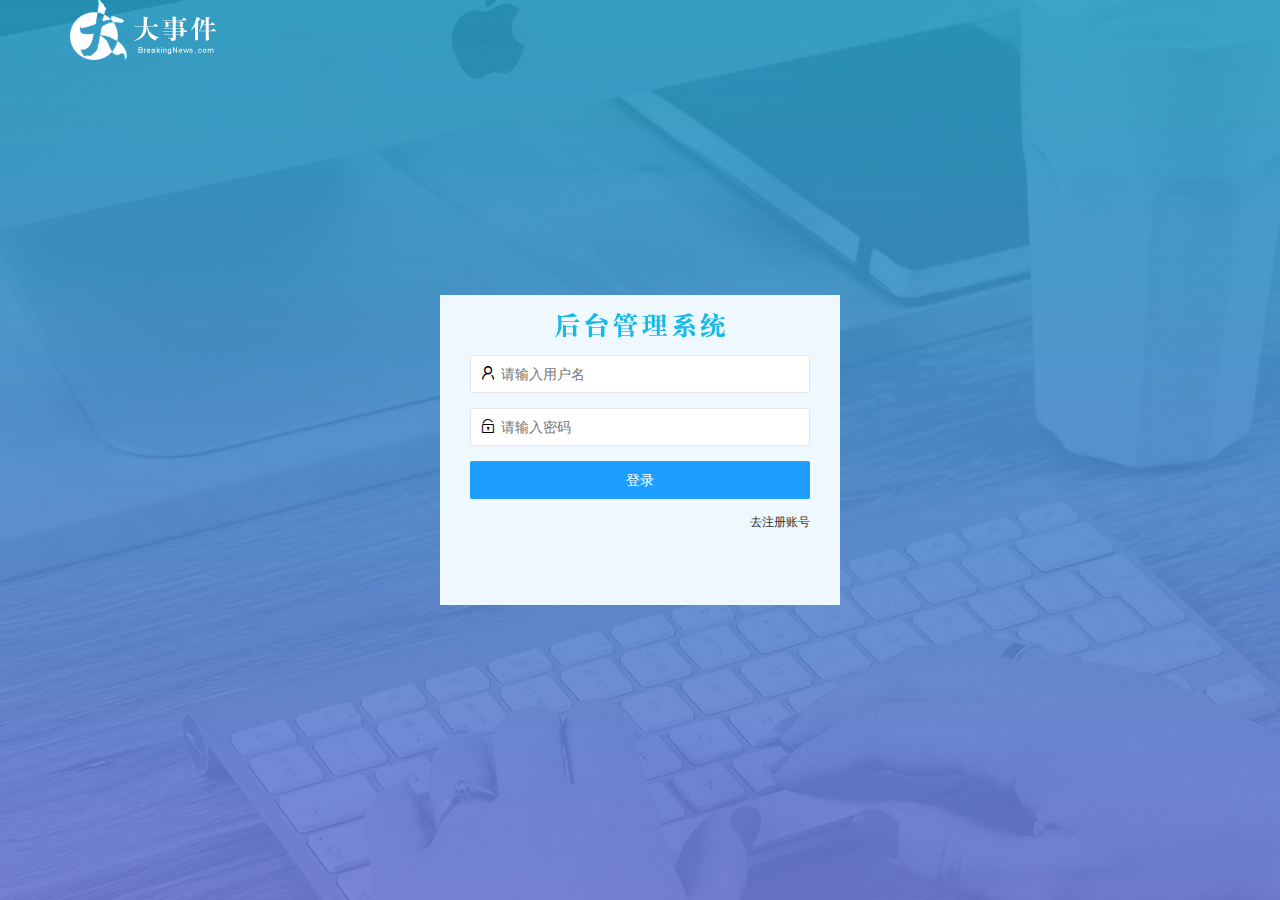
<file: login.html>
<!DOCTYPE html>
<html lang="en">
<head>
    <meta charset="UTF-8">
    <meta http-equiv="X-UA-Compatible" content="IE=edge">
    <meta name="viewport" content="width=device-width, initial-scale=1.0">
    <title>大事件-登录/注册</title>
    <!-- 导入layui样式 -->
    <link rel="stylesheet" href="./assets/lib/layui/css/layui.css">
    <link rel="stylesheet" href="./assets/css/login.css">
</head>
<body>
    <!-- 头部logo区 -->
    <div class="layui-main">
        <img src="./assets/images/logo.png" alt="" />
    </div>

    <!-- 登陆注册区 -->
    <div class="loginAndRegBox">
        <div class="title-box"></div>
        <!-- 声明登录 -->
        <div class="login-box">
            <!-- 登录的表单 -->
            <form class="layui-form" action="" id="form_login">
                <!-- 用户名 -->
                <div class="layui-form-item">
                    <i class="layui-icon layui-icon-username"></i>  
                    <input type="text" name="username" lay-verify="required" autocomplete="off" placeholder="请输入用户名" class="layui-input">
                </div>
                <!-- 密码 -->
                <div class="layui-form-item">
                    <i class="layui-icon layui-icon-password"></i>  
                    <input type="password" name="password" lay-verify="required|pwd" autocomplete="off" placeholder="请输入密码" class="layui-input">
                </div>
                <!-- 登录按钮 -->
                <div class="layui-form-item">
                    <button type="submit" class="layui-btn layui-btn-fluid layui-btn-normal" lay-submit="" lay-filter="demo1">登录</button>
                </div>
                <div class="layui-form-item links">
                    <a href="javascript:;" id="link_reg">去注册账号</a>
                </div>
            </form>
        </div>
        <!-- 声明注册 -->
        <div class="reg-box">
            <form class="layui-form" action="" id="form_reg">
                <!-- 用户名 -->
                <div class="layui-form-item">
                    <i class="layui-icon layui-icon-username"></i>  
                    <input type="text" name="username" lay-verify="required" autocomplete="off" placeholder="请输入用户名" class="layui-input">
                </div>
                <!-- 密码 -->
                <div class="layui-form-item">
                    <i class="layui-icon layui-icon-password"></i>  
                    <input type="password" name="password" lay-verify="required|pwd" autocomplete="off" placeholder="请输入密码" class="layui-input">
                </div>
                <!-- 确认密码 -->
                <div class="layui-form-item">
                    <i class="layui-icon layui-icon-password"></i>  
                    <input type="password" name="repassword" lay-verify="required|pwd|repwd" autocomplete="off" placeholder="请再次确认密码" class="layui-input">
                </div>
                <!-- 注册按钮 -->
                <div class="layui-form-item">
                    <button type="submit" class="layui-btn layui-btn-fluid layui-btn-normal" lay-submit="" lay-filter="demo1">注册</button>
                </div>
                <div class="layui-form-item links">
                    <a href="javascript:;" id="link_login">去登录</a>
                </div>
            </form>
        </div>
    </div>

    <!-- 导入layui -->
    <script src="./assets/lib/layui/layui.all.js"></script>
    <!-- 导入jquery -->
    <script src="./assets/lib/jquery.js"></script>
    <script src="./assets/js/baseAPI.js"></script>
    <!-- 导入自己的js -->
    <script src="./assets/js/login.js"></script>
</body>
</html>
</file>
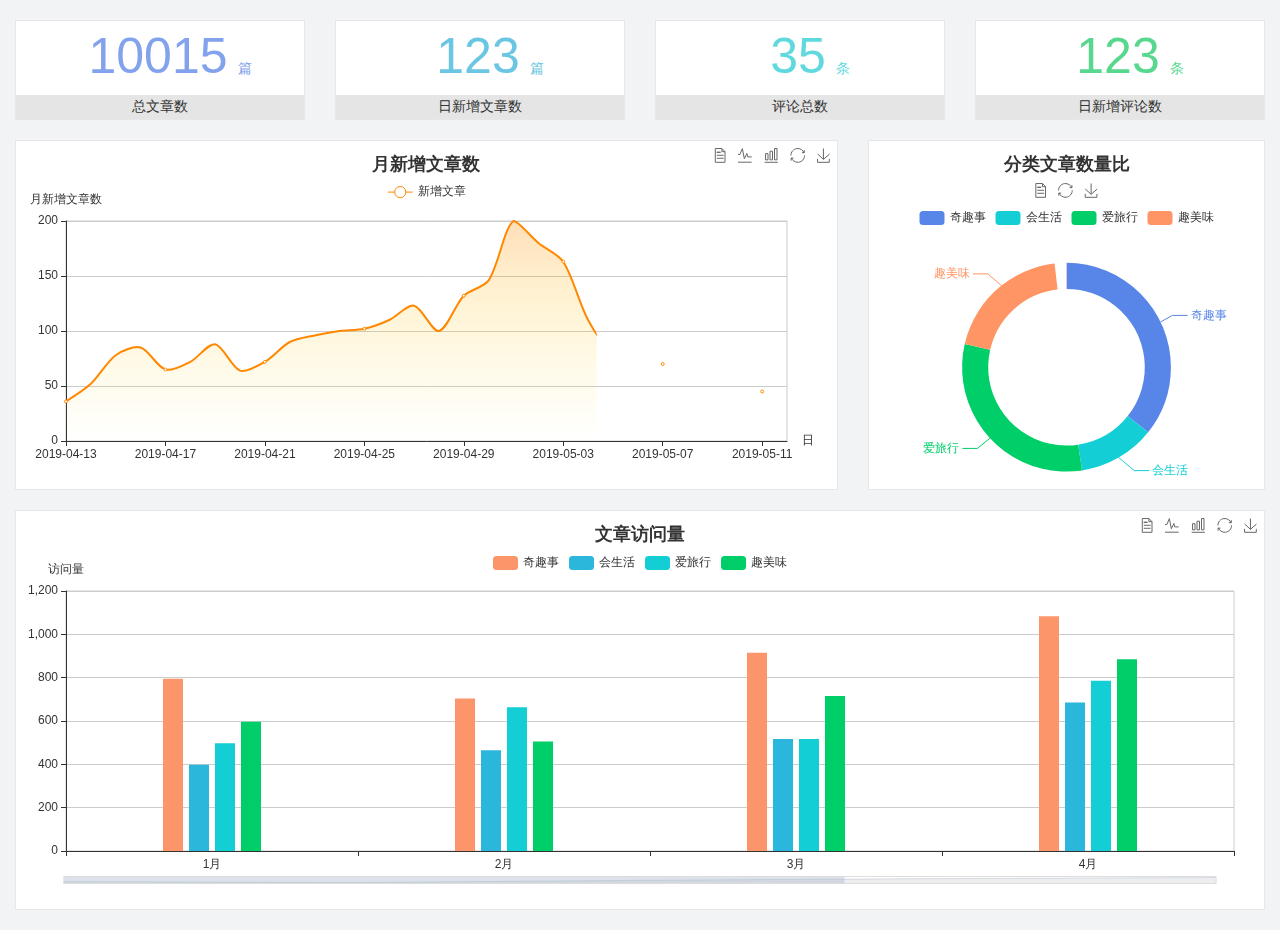
<file: home/dashboard.html>
<!DOCTYPE html>
<html lang="en">

<head>
  <meta charset="UTF-8">
  <meta name="viewport" content="width=device-width, initial-scale=1.0">
  <meta http-equiv="X-UA-Compatible" content="ie=edge">
  <title>图表统计</title>
  <link rel="stylesheet" href="../../assets/lib/bootstrap.css" />
  <link rel="stylesheet" href="../../assets/lib/main.css" />
  <script src="../../assets/lib/jquery.js"></script>
  <script type="text/javascript" src="../../assets/lib/echarts.min.js"></script>
</head>

<body>
  <div class="container-fluid">
    <div class="row spannel_list">
      <div class="col-sm-3 col-xs-6">
        <div class="spannel">
          <em>10015</em><span>篇</span>
          <b>总文章数</b>
        </div>
      </div>
      <div class="col-sm-3 col-xs-6">
        <div class="spannel scolor01">
          <em>123</em><span>篇</span>
          <b>日新增文章数</b>
        </div>
      </div>
      <div class="col-sm-3 col-xs-6">
        <div class="spannel scolor02">
          <em>35</em><span>条</span>
          <b>评论总数</b>
        </div>
      </div>
      <div class="col-sm-3 col-xs-6">
        <div class="spannel scolor03">
          <em>123</em><span>条</span>
          <b>日新增评论数</b>
        </div>
      </div>
    </div>
  </div>

  <div class="container-fluid">
    <div class="row curve-pie">
      <div class="col-lg-8 col-md-8">
        <div class="gragh_pannel" id="curve_show"></div>
      </div>
      <div class="col-lg-4 col-md-4">
        <div class="gragh_pannel" id="pie_show"></div>
      </div>
    </div>
  </div>

  <div class="container-fluid">
    <div class="column_pannel" id="column_show"></div>
  </div>

  <script>
    var oChart = echarts.init(document.getElementById('curve_show'));
    var aList_all = [
      { 'count': 36, 'date': '2019-04-13' },
      { 'count': 52, 'date': '2019-04-14' },
      { 'count': 78, 'date': '2019-04-15' },
      { 'count': 85, 'date': '2019-04-16' },
      { 'count': 65, 'date': '2019-04-17' },
      { 'count': 72, 'date': '2019-04-18' },
      { 'count': 88, 'date': '2019-04-19' },
      { 'count': 64, 'date': '2019-04-20' },
      { 'count': 72, 'date': '2019-04-21' },
      { 'count': 90, 'date': '2019-04-22' },
      { 'count': 96, 'date': '2019-04-23' },
      { 'count': 100, 'date': '2019-04-24' },
      { 'count': 102, 'date': '2019-04-25' },
      { 'count': 110, 'date': '2019-04-26' },
      { 'count': 123, 'date': '2019-04-27' },
      { 'count': 100, 'date': '2019-04-28' },
      { 'count': 132, 'date': '2019-04-29' },
      { 'count': 146, 'date': '2019-04-30' },
      { 'count': 200, 'date': '2019-05-01' },
      { 'count': 180, 'date': '2019-05-02' },
      { 'count': 163, 'date': '2019-05-03' },
      { 'count': 110, 'date': '2019-05-04' },
      { 'count': 80, 'date': '2019-05-05' },
      { 'count': 82, 'date': '2019-05-06' },
      { 'count': 70, 'date': '2019-05-07' },
      { 'count': 65, 'date': '2019-05-08' },
      { 'count': 54, 'date': '2019-05-09' },
      { 'count': 40, 'date': '2019-05-10' },
      { 'count': 45, 'date': '2019-05-11' },
      { 'count': 38, 'date': '2019-05-12' },
    ];

    let aCount = [];
    let aDate = [];

    for (var i = 0; i < aList_all.length; i++) {
      aCount.push(aList_all[i].count);
      aDate.push(aList_all[i].date);
    }

    var chartopt = {
      title: {
        text: '月新增文章数',
        left: 'center',
        top: '10'
      },
      tooltip: {
        trigger: 'axis'
      },
      legend: {
        data: ['新增文章'],
        top: '40'
      },
      toolbox: {
        show: true,
        feature: {
          mark: { show: true },
          dataView: { show: true, readOnly: false },
          magicType: { show: true, type: ['line', 'bar'] },
          restore: { show: true },
          saveAsImage: { show: true }
        }
      },
      calculable: true,
      xAxis: [
        {
          name: '日',
          type: 'category',
          boundaryGap: false,
          data: aDate
        }
      ],
      yAxis: [
        {
          name: '月新增文章数',
          type: 'value'
        }
      ],
      series: [
        {
          name: '新增文章',
          type: 'line',
          smooth: true,
          itemStyle: { normal: { areaStyle: { type: 'default' }, color: '#f80' }, lineStyle: { color: '#f80' } },
          data: aCount
        }],
      areaStyle: {
        normal: {
          color: new echarts.graphic.LinearGradient(0, 0, 0, 1, [{
            offset: 0,
            color: 'rgba(255,136,0,0.39)'
          }, {
            offset: .34,
            color: 'rgba(255,180,0,0.25)'
          }, {
            offset: 1,
            color: 'rgba(255,222,0,0.00)'
          }])

        }
      },
      grid: {
        show: true,
        x: 50,
        x2: 50,
        y: 80,
        height: 220
      }
    };

    oChart.setOption(chartopt);


    var oPie = echarts.init(document.getElementById('pie_show'));
    var oPieopt =
    {
      title: {
        top: 10,
        text: '分类文章数量比',
        x: 'center'
      },
      tooltip: {
        trigger: 'item',
        formatter: "{a} <br/>{b} : {c} ({d}%)"
      },
      color: ['#5885e8', '#13cfd5', '#00ce68', '#ff9565'],
      legend: {
        x: 'center',
        top: 65,
        data: ['奇趣事', '会生活', '爱旅行', '趣美味']
      },
      toolbox: {
        show: true,
        x: 'center',
        top: 35,
        feature: {
          mark: { show: true },
          dataView: { show: true, readOnly: false },
          magicType: {
            show: true,
            type: ['pie', 'funnel'],
            option: {
              funnel: {
                x: '25%',
                width: '50%',
                funnelAlign: 'left',
                max: 1548
              }
            }
          },
          restore: { show: true },
          saveAsImage: { show: true }
        }
      },
      calculable: true,
      series: [
        {
          name: '访问来源',
          type: 'pie',
          radius: ['45%', '60%'],
          center: ['50%', '65%'],
          data: [
            { value: 300, name: '奇趣事' },
            { value: 100, name: '会生活' },
            { value: 260, name: '爱旅行' },
            { value: 180, name: '趣美味' }
          ]
        }
      ]
    };
    oPie.setOption(oPieopt);



    var oColumn = this.echarts.init(document.getElementById('column_show'));
    var oColumnopt =
    {
      title: {
        text: '文章访问量',
        left: 'center',
        top: '10'
      },
      tooltip: {
        trigger: 'axis'
      },
      legend: {
        data: ['奇趣事', '会生活', '爱旅行', '趣美味'],
        top: '40'
      },
      toolbox: {
        show: true,
        feature: {
          mark: { show: true },
          dataView: { show: true, readOnly: false },
          magicType: { show: true, type: ['line', 'bar'] },
          restore: { show: true },
          saveAsImage: { show: true }
        }
      },
      calculable: true,
      xAxis: [
        {
          type: 'category',
          data: ['1月', '2月', '3月', '4月', '5月']
        }
      ],
      yAxis: [
        {
          name: '访问量',
          type: 'value'
        }
      ],
      series: [
        {
          name: '奇趣事',
          type: 'bar',
          barWidth: 20,
          itemStyle: {
            normal: { areaStyle: { type: 'default' }, color: '#fd956a' }
          },
          data: [800, 708, 920, 1090, 1200]
        },
        {
          name: '会生活',
          type: 'bar',
          barWidth: 20,
          itemStyle: {
            normal: { areaStyle: { type: 'default' }, color: '#2bb6db' }
          },
          data: [400, 468, 520, 690, 800]
        },
        {
          name: '爱旅行',
          type: 'bar',
          barWidth: 20,
          itemStyle: {
            normal: { areaStyle: { type: 'default' }, color: '#13cfd5' }
          },
          data: [500, 668, 520, 790, 900]
        },
        {
          name: '趣美味',
          type: 'bar',
          barWidth: 20,
          itemStyle: {
            normal: { areaStyle: { type: 'default' }, color: '#00ce68' }
          },
          data: [600, 508, 720, 890, 1000]
        }
      ],
      grid: {
        show: true,
        x: 50,
        x2: 30,
        y: 80,
        height: 260
      },
      dataZoom: [//给x轴设置滚动条
        {
          start: 0,//默认为0
          end: 100 - 1000 / 31,//默认为100
          type: 'slider',
          show: true,
          xAxisIndex: [0],
          handleSize: 0,//滑动条的 左右2个滑动条的大小
          height: 8,//组件高度
          left: 45, //左边的距离
          right: 50,//右边的距离
          bottom: 26,//右边的距离
          handleColor: '#ddd',//h滑动图标的颜色
          handleStyle: {
            borderColor: "#cacaca",
            borderWidth: "1",
            shadowBlur: 2,
            background: "#ddd",
            shadowColor: "#ddd",
          }
        }]
    };
    oColumn.setOption(oColumnopt);
  </script>
</body>

</html>
</file>
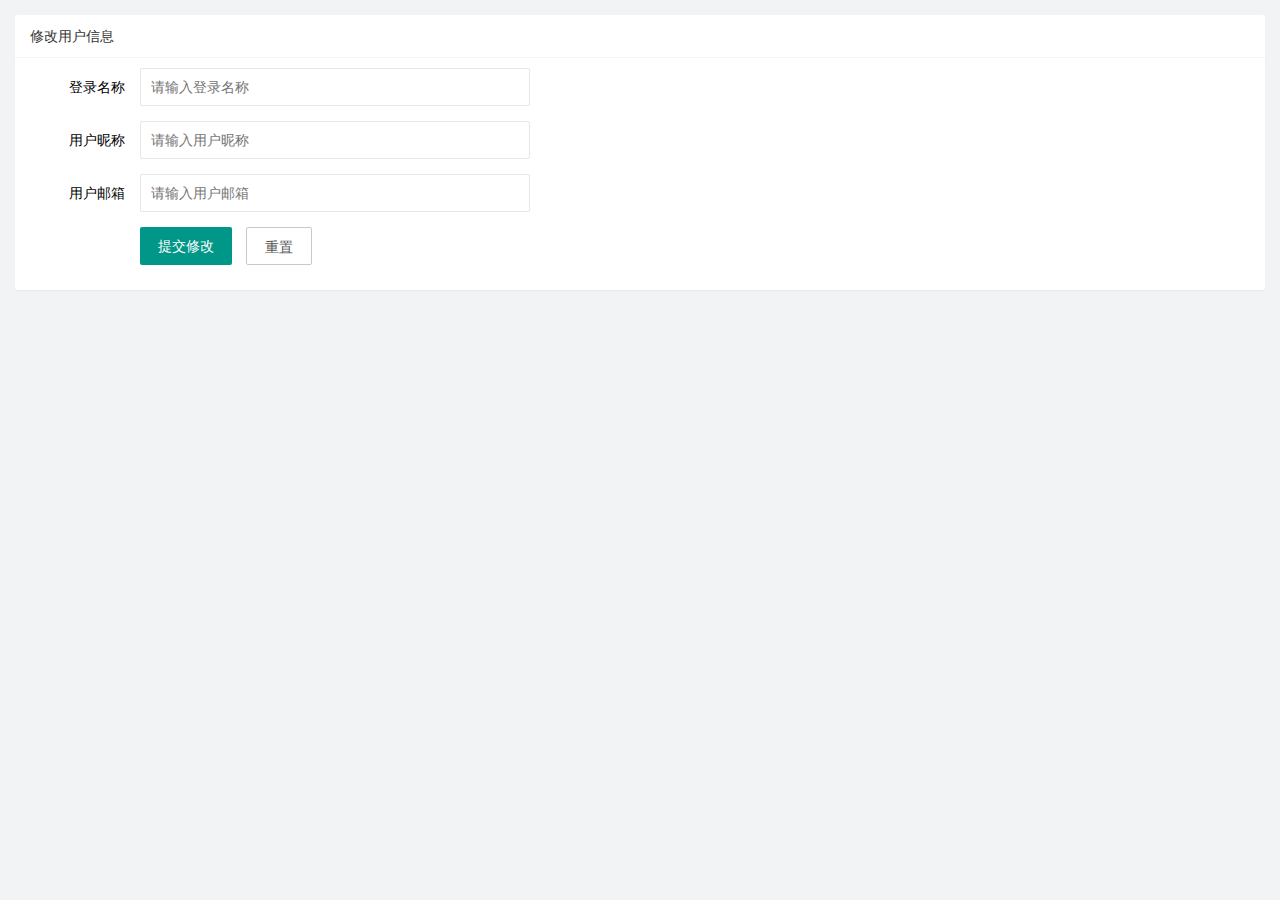
<file: user/uesr_info.html>
<!DOCTYPE html>
<html lang="en">
<head>
    <meta charset="UTF-8">
    <meta http-equiv="X-UA-Compatible" content="IE=edge">
    <meta name="viewport" content="width=device-width, initial-scale=1.0">
    <title>Document</title>
    <!-- 导入 layui 样式 -->
    <link rel="stylesheet" href="/assets/lib/layui/css/layui.css">
    <!-- 导入自己的样式 -->
    <link rel="stylesheet" href="/assets/css/user/user_info.css">
</head>
<body>
    <!-- 卡片区域 -->
    <div class="layui-card">
        <div class="layui-card-header">修改用户信息</div>
        <div class="layui-card-body">
            <!-- form 表单区域 -->
            <form class="layui-form" lay-filter="formUserInfo">
                <!-- 隐藏域 -->
                <input type="hidden" name="id" value="" />
                <div class="layui-form-item">
                  <label class="layui-form-label">登录名称</label>
                  <div class="layui-input-block">
                    <input type="text" name="username" required  lay-verify="required" placeholder="请输入登录名称" autocomplete="off" class="layui-input" readonly>
                  </div>
                </div>
                <div class="layui-form-item">
                  <label class="layui-form-label">用户昵称</label>
                  <div class="layui-input-block">
                    <input type="text" name="nickname" required  lay-verify="required|nickname" placeholder="请输入用户昵称" autocomplete="off" class="layui-input">
                  </div>
                </div>
                <div class="layui-form-item">
                  <label class="layui-form-label">用户邮箱</label>
                  <div class="layui-input-block">
                    <input type="text" name="email" required  lay-verify="required|email" placeholder="请输入用户邮箱" autocomplete="off" class="layui-input">
                  </div>
                </div>
                <div class="layui-form-item">
                    <div class="layui-input-block">
                      <button class="layui-btn" lay-submit lay-filter="formDemo">提交修改</button>
                      <button type="reset" class="layui-btn layui-btn-primary" id="btnReset">重置</button>
                    </div>
                  </div>
            </form>
        </div>
      </div>

      <!-- 导入 layui 的js文件 -->
      <script src="/assets/lib/layui/layui.all.js"></script>
      <!-- 导入 jQuery 文件 -->
      <script src="/assets/lib/jquery.js"></script>
      <!-- 导入 baseAPI -->
      <script src="/assets/js/baseAPI.js"></script>
      <!-- 导入自己的js文件 -->
      <script src="/assets/js/user/user_info.js"></script>
</body>
</html>
</file>
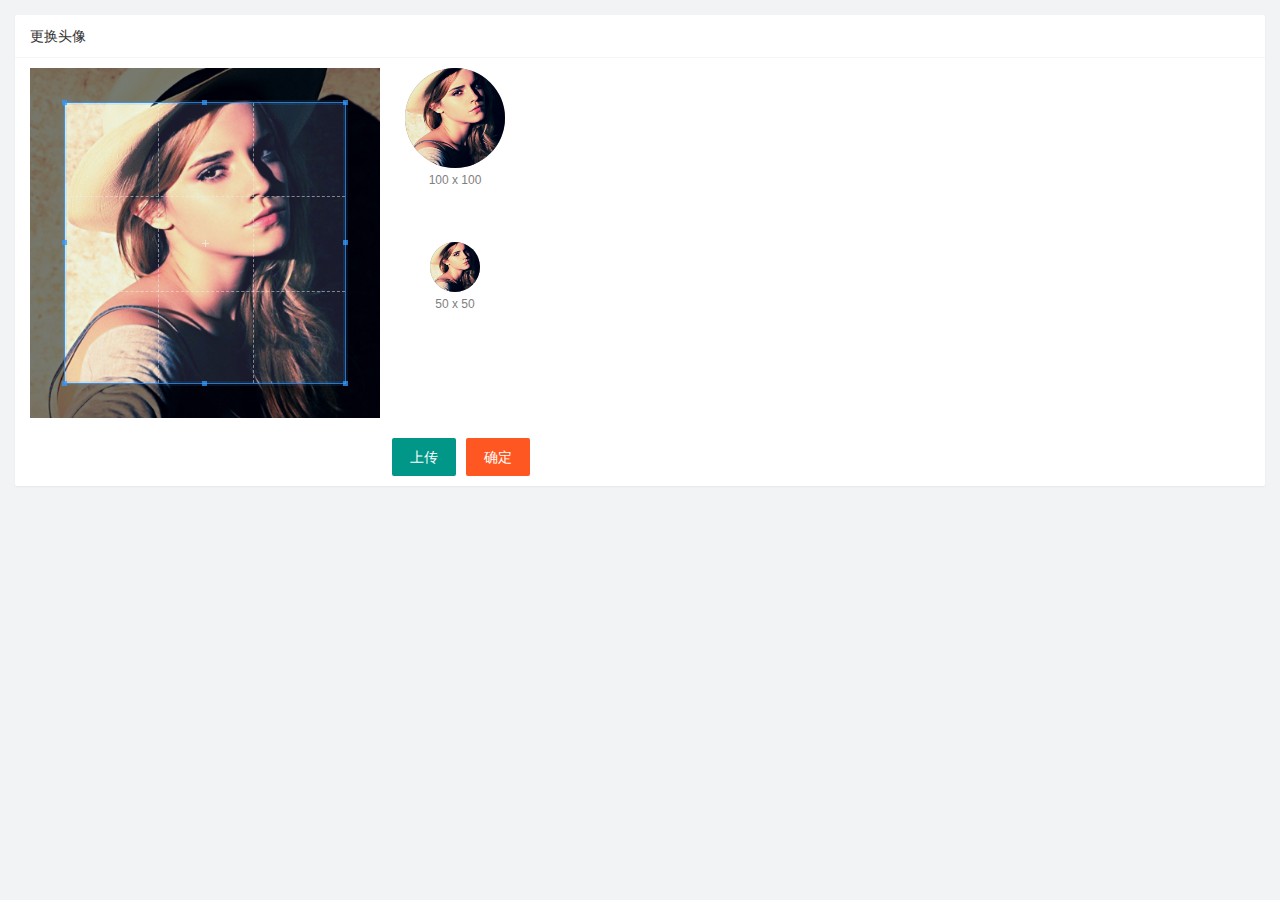
<file: user/user_avatar.html>
<!-- @format -->

<!DOCTYPE html>
<html lang="en">
    <head>
        <meta charset="UTF-8" />
        <meta http-equiv="X-UA-Compatible" content="IE=edge" />
        <meta name="viewport" content="width=device-width, initial-scale=1.0" />
        <title>Document</title>
        <!-- 导入 layui 样式 -->
        <link rel="stylesheet" href="/assets/lib/layui/css/layui.css" />
        <!-- 导入 cropper 样式 -->
        <link rel="stylesheet" href="/assets/lib/cropper/cropper.css" />
        <!-- 导入自己的样式 -->
        <link rel="stylesheet" href="/assets/css/user/user_avatar.css" />
    </head>
    <body>
        <!-- 卡片区域 -->
        <div class="layui-card">
            <div class="layui-card-header">更换头像</div>
            <div class="layui-card-body">
                <!-- 第一行的图片裁剪和预览区域 -->
                <div class="row1">
                    <!-- 图片裁剪区域 -->
                    <div class="cropper-box">
                        <!-- 这个 img 标签很重要，将来会把它初始化为裁剪区域 -->
                        <img id="image" src="/assets/images/sample.jpg" />
                    </div>
                    <!-- 图片的预览区域 -->
                    <div class="preview-box">
                        <div>
                            <!-- 宽高为 100px 的预览区域 -->
                            <div class="img-preview w100"></div>
                            <p class="size">100 x 100</p>
                        </div>
                        <div>
                            <!-- 宽高为 50px 的预览区域 -->
                            <div class="img-preview w50"></div>
                            <p class="size">50 x 50</p>
                        </div>
                    </div>
                </div>

                <!-- 第二行的按钮区域 -->
                <div class="row2">
                    <!-- 通过 accept 可以选则文件类型 -->
                    <input type="file" id="file" accept="image/png,image/jpeg"/>
                    <button type="button" class="layui-btn" id="btnChooseImage">上传</button>
                    <button type="button" class="layui-btn layui-btn-danger" id="btnUpload">确定</button>
                </div>
            </div>
        </div>

        <!-- 导入 layui 的js文件 -->
        <script src="/assets/lib/layui/layui.all.js"></script>
        <!-- 导入 jQuery 文件 -->
        <script src="/assets/lib/jquery.js"></script>
        <!-- 导入 cropper 文件 -->
        <script src="/assets/lib/cropper/Cropper.js"></script>
        <script src="/assets/lib/cropper/jquery-cropper.js"></script>
        <!-- 导入 baseAPI -->
        <script src="/assets/js/baseAPI.js"></script>
        <!-- 导入自己的js文件 -->
        <script src="/assets/js/user/user_avatar.js"></script>
    </body>
</html>
</file>
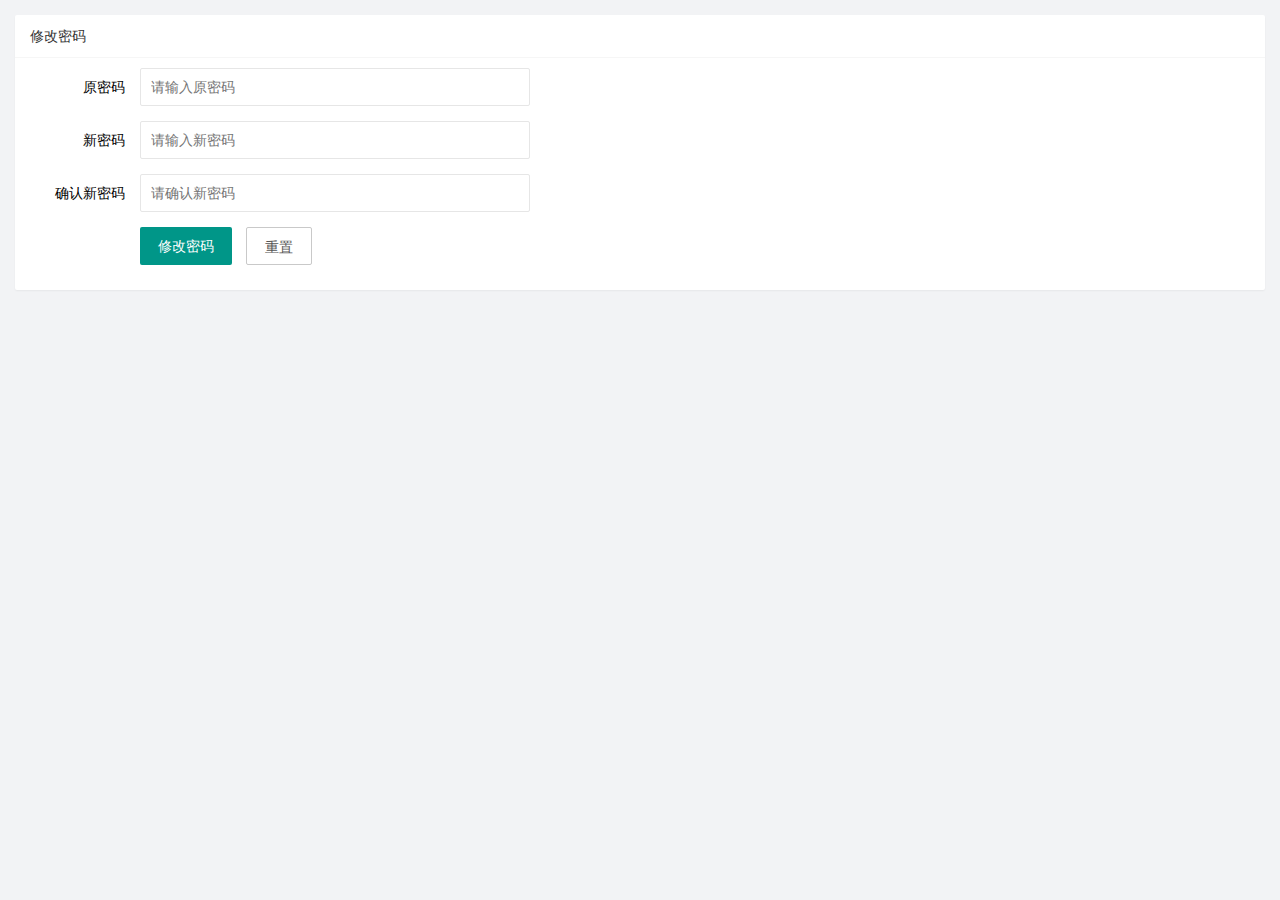
<file: user/user_pwd.html>
<!-- @format -->

<!DOCTYPE html>
<html lang="en">
    <head>
        <meta charset="UTF-8" />
        <meta http-equiv="X-UA-Compatible" content="IE=edge" />
        <meta name="viewport" content="width=device-width, initial-scale=1.0" />
        <title>Document</title>
        <!-- 导入 layui 样式 -->
        <link rel="stylesheet" href="/assets/lib/layui/css/layui.css" />
        <!-- 导入自己的样式 -->
        <link rel="stylesheet" href="/assets/css/user/user_pwd.css" />
    </head>
    <body>
        <!-- 卡片区域 -->
        <div class="layui-card">
            <div class="layui-card-header">修改密码</div>
            <div class="layui-card-body">
                <!-- form 表单区域 -->
                <form class="layui-form" lay-filter="formUserPwd">
                    <!-- 隐藏域 -->
                    <input type="hidden" name="id" value="" />
                    <div class="layui-form-item">
                        <label class="layui-form-label">原密码</label>
                        <div class="layui-input-block">
                            <input type="password" name="oldPwd" required lay-verify="required|pwd" placeholder="请输入原密码" autocomplete="off" class="layui-input" />
                        </div>
                    </div>
                    <div class="layui-form-item">
                        <label class="layui-form-label">新密码</label>
                        <div class="layui-input-block">
                            <input type="password" name="newPwd" required lay-verify="required|pwd|samePwd" placeholder="请输入新密码" autocomplete="off" class="layui-input" />
                        </div>
                    </div>
                    <div class="layui-form-item">
                        <label class="layui-form-label">确认新密码</label>
                        <div class="layui-input-block">
                            <input type="password" name="rePwd" required lay-verify="required|pwd|rePwd" placeholder="请确认新密码" autocomplete="off" class="layui-input" />
                        </div>
                    </div>
                    <div class="layui-form-item">
                        <div class="layui-input-block">
                            <button class="layui-btn" lay-submit lay-filter="formDemo">修改密码</button>
                            <button type="reset" class="layui-btn layui-btn-primary" id="btnReset">重置</button>
                        </div>
                    </div>
                </form>
            </div>
        </div>

        <!-- 导入 layui 的js文件 -->
        <script src="/assets/lib/layui/layui.all.js"></script>
        <!-- 导入 jQuery 文件 -->
        <script src="/assets/lib/jquery.js"></script>
        <!-- 导入 baseAPI -->
        <script src="/assets/js/baseAPI.js"></script>
        <!-- 导入自己的js文件 -->
        <script src="/assets/js/user/user_pwd.js"></script>
    </body>
</html>
</file>
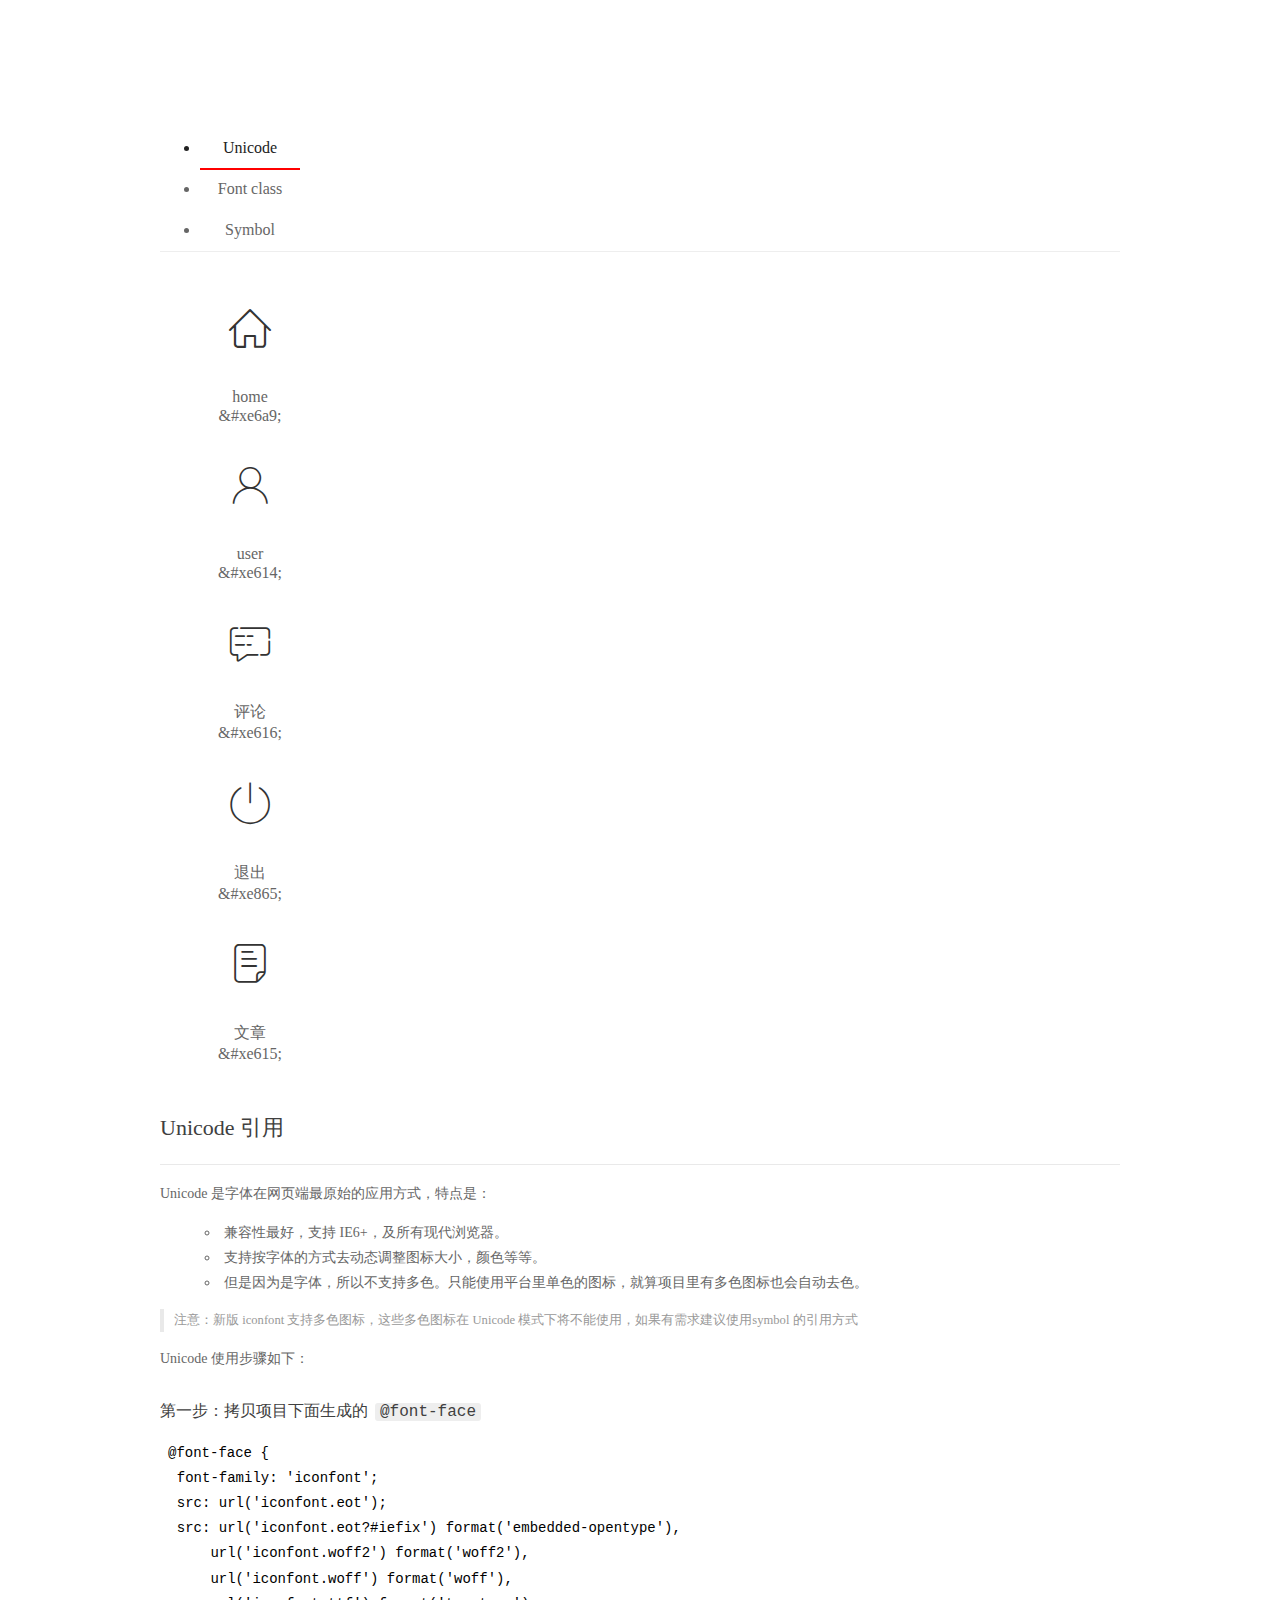
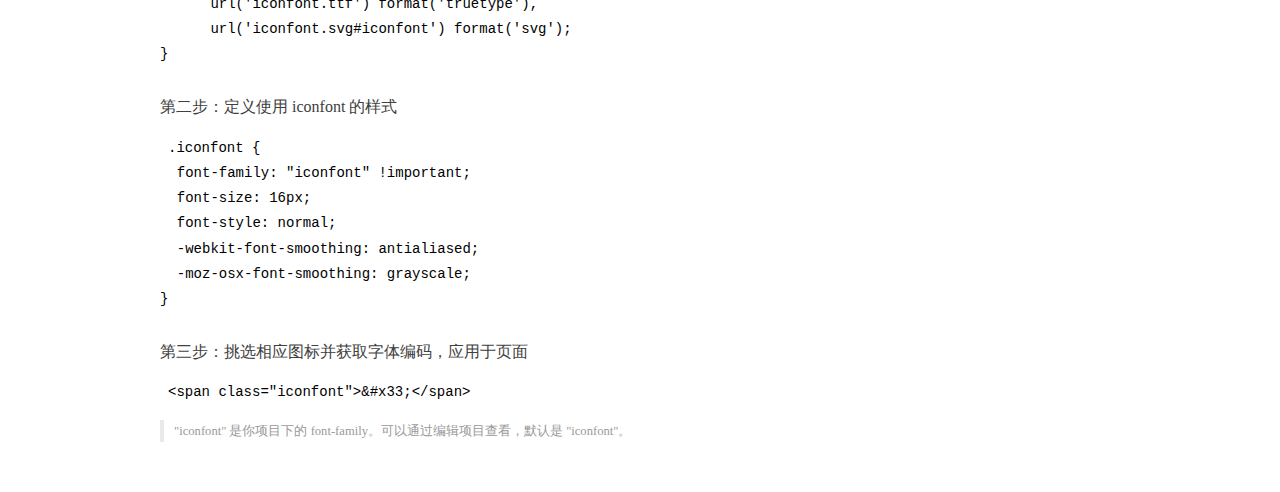
<file: assets/fonts/demo_index.html>
<!DOCTYPE html>
<html>
<head>
  <meta charset="utf-8"/>
  <title>IconFont Demo</title>
  <link rel="shortcut icon" href="https://gtms04.alicdn.com/tps/i4/TB1_oz6GVXXXXaFXpXXJDFnIXXX-64-64.ico" type="image/x-icon"/>
  <link rel="stylesheet" href="https://g.alicdn.com/thx/cube/1.3.2/cube.min.css">
  <link rel="stylesheet" href="demo.css">
  <link rel="stylesheet" href="iconfont.css">
  <script src="iconfont.js"></script>
  <!-- jQuery -->
  <script src="https://a1.alicdn.com/oss/uploads/2018/12/26/7bfddb60-08e8-11e9-9b04-53e73bb6408b.js"></script>
  <!-- 代码高亮 -->
  <script src="https://a1.alicdn.com/oss/uploads/2018/12/26/a3f714d0-08e6-11e9-8a15-ebf944d7534c.js"></script>
</head>
<body>
  <div class="main">
    <h1 class="logo"><a href="https://www.iconfont.cn/" title="iconfont 首页" target="_blank">&#xe86b;</a></h1>
    <div class="nav-tabs">
      <ul id="tabs" class="dib-box">
        <li class="dib active"><span>Unicode</span></li>
        <li class="dib"><span>Font class</span></li>
        <li class="dib"><span>Symbol</span></li>
      </ul>
      
    </div>
    <div class="tab-container">
      <div class="content unicode" style="display: block;">
          <ul class="icon_lists dib-box">
          
            <li class="dib">
              <span class="icon iconfont">&#xe6a9;</span>
                <div class="name">home</div>
                <div class="code-name">&amp;#xe6a9;</div>
              </li>
          
            <li class="dib">
              <span class="icon iconfont">&#xe614;</span>
                <div class="name">user</div>
                <div class="code-name">&amp;#xe614;</div>
              </li>
          
            <li class="dib">
              <span class="icon iconfont">&#xe616;</span>
                <div class="name">评论</div>
                <div class="code-name">&amp;#xe616;</div>
              </li>
          
            <li class="dib">
              <span class="icon iconfont">&#xe865;</span>
                <div class="name">退出</div>
                <div class="code-name">&amp;#xe865;</div>
              </li>
          
            <li class="dib">
              <span class="icon iconfont">&#xe615;</span>
                <div class="name">文章</div>
                <div class="code-name">&amp;#xe615;</div>
              </li>
          
          </ul>
          <div class="article markdown">
          <h2 id="unicode-">Unicode 引用</h2>
          <hr>

          <p>Unicode 是字体在网页端最原始的应用方式，特点是：</p>
          <ul>
            <li>兼容性最好，支持 IE6+，及所有现代浏览器。</li>
            <li>支持按字体的方式去动态调整图标大小，颜色等等。</li>
            <li>但是因为是字体，所以不支持多色。只能使用平台里单色的图标，就算项目里有多色图标也会自动去色。</li>
          </ul>
          <blockquote>
            <p>注意：新版 iconfont 支持多色图标，这些多色图标在 Unicode 模式下将不能使用，如果有需求建议使用symbol 的引用方式</p>
          </blockquote>
          <p>Unicode 使用步骤如下：</p>
          <h3 id="-font-face">第一步：拷贝项目下面生成的 <code>@font-face</code></h3>
<pre><code class="language-css"
>@font-face {
  font-family: 'iconfont';
  src: url('iconfont.eot');
  src: url('iconfont.eot?#iefix') format('embedded-opentype'),
      url('iconfont.woff2') format('woff2'),
      url('iconfont.woff') format('woff'),
      url('iconfont.ttf') format('truetype'),
      url('iconfont.svg#iconfont') format('svg');
}
</code></pre>
          <h3 id="-iconfont-">第二步：定义使用 iconfont 的样式</h3>
<pre><code class="language-css"
>.iconfont {
  font-family: "iconfont" !important;
  font-size: 16px;
  font-style: normal;
  -webkit-font-smoothing: antialiased;
  -moz-osx-font-smoothing: grayscale;
}
</code></pre>
          <h3 id="-">第三步：挑选相应图标并获取字体编码，应用于页面</h3>
<pre>
<code class="language-html"
>&lt;span class="iconfont"&gt;&amp;#x33;&lt;/span&gt;
</code></pre>
          <blockquote>
            <p>"iconfont" 是你项目下的 font-family。可以通过编辑项目查看，默认是 "iconfont"。</p>
          </blockquote>
          </div>
      </div>
      <div class="content font-class">
        <ul class="icon_lists dib-box">
          
          <li class="dib">
            <span class="icon iconfont icon-home"></span>
            <div class="name">
              home
            </div>
            <div class="code-name">.icon-home
            </div>
          </li>
          
          <li class="dib">
            <span class="icon iconfont icon-user"></span>
            <div class="name">
              user
            </div>
            <div class="code-name">.icon-user
            </div>
          </li>
          
          <li class="dib">
            <span class="icon iconfont icon-pinglun"></span>
            <div class="name">
              评论
            </div>
            <div class="code-name">.icon-pinglun
            </div>
          </li>
          
          <li class="dib">
            <span class="icon iconfont icon-tuichu"></span>
            <div class="name">
              退出
            </div>
            <div class="code-name">.icon-tuichu
            </div>
          </li>
          
          <li class="dib">
            <span class="icon iconfont icon-16"></span>
            <div class="name">
              文章
            </div>
            <div class="code-name">.icon-16
            </div>
          </li>
          
        </ul>
        <div class="article markdown">
        <h2 id="font-class-">font-class 引用</h2>
        <hr>

        <p>font-class 是 Unicode 使用方式的一种变种，主要是解决 Unicode 书写不直观，语意不明确的问题。</p>
        <p>与 Unicode 使用方式相比，具有如下特点：</p>
        <ul>
          <li>兼容性良好，支持 IE8+，及所有现代浏览器。</li>
          <li>相比于 Unicode 语意明确，书写更直观。可以很容易分辨这个 icon 是什么。</li>
          <li>因为使用 class 来定义图标，所以当要替换图标时，只需要修改 class 里面的 Unicode 引用。</li>
          <li>不过因为本质上还是使用的字体，所以多色图标还是不支持的。</li>
        </ul>
        <p>使用步骤如下：</p>
        <h3 id="-fontclass-">第一步：引入项目下面生成的 fontclass 代码：</h3>
<pre><code class="language-html">&lt;link rel="stylesheet" href="./iconfont.css"&gt;
</code></pre>
        <h3 id="-">第二步：挑选相应图标并获取类名，应用于页面：</h3>
<pre><code class="language-html">&lt;span class="iconfont icon-xxx"&gt;&lt;/span&gt;
</code></pre>
        <blockquote>
          <p>"
            iconfont" 是你项目下的 font-family。可以通过编辑项目查看，默认是 "iconfont"。</p>
        </blockquote>
      </div>
      </div>
      <div class="content symbol">
          <ul class="icon_lists dib-box">
          
            <li class="dib">
                <svg class="icon svg-icon" aria-hidden="true">
                  <use xlink:href="#icon-home"></use>
                </svg>
                <div class="name">home</div>
                <div class="code-name">#icon-home</div>
            </li>
          
            <li class="dib">
                <svg class="icon svg-icon" aria-hidden="true">
                  <use xlink:href="#icon-user"></use>
                </svg>
                <div class="name">user</div>
                <div class="code-name">#icon-user</div>
            </li>
          
            <li class="dib">
                <svg class="icon svg-icon" aria-hidden="true">
                  <use xlink:href="#icon-pinglun"></use>
                </svg>
                <div class="name">评论</div>
                <div class="code-name">#icon-pinglun</div>
            </li>
          
            <li class="dib">
                <svg class="icon svg-icon" aria-hidden="true">
                  <use xlink:href="#icon-tuichu"></use>
                </svg>
                <div class="name">退出</div>
                <div class="code-name">#icon-tuichu</div>
            </li>
          
            <li class="dib">
                <svg class="icon svg-icon" aria-hidden="true">
                  <use xlink:href="#icon-16"></use>
                </svg>
                <div class="name">文章</div>
                <div class="code-name">#icon-16</div>
            </li>
          
          </ul>
          <div class="article markdown">
          <h2 id="symbol-">Symbol 引用</h2>
          <hr>

          <p>这是一种全新的使用方式，应该说这才是未来的主流，也是平台目前推荐的用法。相关介绍可以参考这篇<a href="">文章</a>
            这种用法其实是做了一个 SVG 的集合，与另外两种相比具有如下特点：</p>
          <ul>
            <li>支持多色图标了，不再受单色限制。</li>
            <li>通过一些技巧，支持像字体那样，通过 <code>font-size</code>, <code>color</code> 来调整样式。</li>
            <li>兼容性较差，支持 IE9+，及现代浏览器。</li>
            <li>浏览器渲染 SVG 的性能一般，还不如 png。</li>
          </ul>
          <p>使用步骤如下：</p>
          <h3 id="-symbol-">第一步：引入项目下面生成的 symbol 代码：</h3>
<pre><code class="language-html">&lt;script src="./iconfont.js"&gt;&lt;/script&gt;
</code></pre>
          <h3 id="-css-">第二步：加入通用 CSS 代码（引入一次就行）：</h3>
<pre><code class="language-html">&lt;style&gt;
.icon {
  width: 1em;
  height: 1em;
  vertical-align: -0.15em;
  fill: currentColor;
  overflow: hidden;
}
&lt;/style&gt;
</code></pre>
          <h3 id="-">第三步：挑选相应图标并获取类名，应用于页面：</h3>
<pre><code class="language-html">&lt;svg class="icon" aria-hidden="true"&gt;
  &lt;use xlink:href="#icon-xxx"&gt;&lt;/use&gt;
&lt;/svg&gt;
</code></pre>
          </div>
      </div>

    </div>
  </div>
  <script>
  $(document).ready(function () {
      $('.tab-container .content:first').show()

      $('#tabs li').click(function (e) {
        var tabContent = $('.tab-container .content')
        var index = $(this).index()

        if ($(this).hasClass('active')) {
          return
        } else {
          $('#tabs li').removeClass('active')
          $(this).addClass('active')

          tabContent.hide().eq(index).fadeIn()
        }
      })
    })
  </script>
</body>
</html>
</file>
<file: assets/lib/layui/css/layui.css>
/** layui-v2.5.5 MIT License By https://www.layui.com */
 .layui-inline,img{display:inline-block;vertical-align:middle}h1,h2,h3,h4,h5,h6{font-weight:400}.layui-edge,.layui-header,.layui-inline,.layui-main{position:relative}.layui-body,.layui-edge,.layui-elip{overflow:hidden}.layui-btn,.layui-edge,.layui-inline,img{vertical-align:middle}.layui-btn,.layui-disabled,.layui-icon,.layui-unselect{-moz-user-select:none;-webkit-user-select:none;-ms-user-select:none}.layui-elip,.layui-form-checkbox span,.layui-form-pane .layui-form-label{text-overflow:ellipsis;white-space:nowrap}.layui-breadcrumb,.layui-tree-btnGroup{visibility:hidden}blockquote,body,button,dd,div,dl,dt,form,h1,h2,h3,h4,h5,h6,input,li,ol,p,pre,td,textarea,th,ul{margin:0;padding:0;-webkit-tap-highlight-color:rgba(0,0,0,0)}a:active,a:hover{outline:0}img{border:none}li{list-style:none}table{border-collapse:collapse;border-spacing:0}h4,h5,h6{font-size:100%}button,input,optgroup,option,select,textarea{font-family:inherit;font-size:inherit;font-style:inherit;font-weight:inherit;outline:0}pre{white-space:pre-wrap;white-space:-moz-pre-wrap;white-space:-pre-wrap;white-space:-o-pre-wrap;word-wrap:break-word}body{line-height:24px;font:14px Helvetica Neue,Helvetica,PingFang SC,Tahoma,Arial,sans-serif}hr{height:1px;margin:10px 0;border:0;clear:both}a{color:#333;text-decoration:none}a:hover{color:#777}a cite{font-style:normal;*cursor:pointer}.layui-border-box,.layui-border-box *{box-sizing:border-box}.layui-box,.layui-box *{box-sizing:content-box}.layui-clear{clear:both;*zoom:1}.layui-clear:after{content:'\20';clear:both;*zoom:1;display:block;height:0}.layui-inline{*display:inline;*zoom:1}.layui-edge{display:inline-block;width:0;height:0;border-width:6px;border-style:dashed;border-color:transparent}.layui-edge-top{top:-4px;border-bottom-color:#999;border-bottom-style:solid}.layui-edge-right{border-left-color:#999;border-left-style:solid}.layui-edge-bottom{top:2px;border-top-color:#999;border-top-style:solid}.layui-edge-left{border-right-color:#999;border-right-style:solid}.layui-disabled,.layui-disabled:hover{color:#d2d2d2!important;cursor:not-allowed!important}.layui-circle{border-radius:100%}.layui-show{display:block!important}.layui-hide{display:none!important}@font-face{font-family:layui-icon;src:url(../font/iconfont.eot?v=250);src:url(../font/iconfont.eot?v=250#iefix) format('embedded-opentype'),url(../font/iconfont.woff2?v=250) format('woff2'),url(../font/iconfont.woff?v=250) format('woff'),url(../font/iconfont.ttf?v=250) format('truetype'),url(../font/iconfont.svg?v=250#layui-icon) format('svg')}.layui-icon{font-family:layui-icon!important;font-size:16px;font-style:normal;-webkit-font-smoothing:antialiased;-moz-osx-font-smoothing:grayscale}.layui-icon-reply-fill:before{content:"\e611"}.layui-icon-set-fill:before{content:"\e614"}.layui-icon-menu-fill:before{content:"\e60f"}.layui-icon-search:before{content:"\e615"}.layui-icon-share:before{content:"\e641"}.layui-icon-set-sm:before{content:"\e620"}.layui-icon-engine:before{content:"\e628"}.layui-icon-close:before{content:"\1006"}.layui-icon-close-fill:before{content:"\1007"}.layui-icon-chart-screen:before{content:"\e629"}.layui-icon-star:before{content:"\e600"}.layui-icon-circle-dot:before{content:"\e617"}.layui-icon-chat:before{content:"\e606"}.layui-icon-release:before{content:"\e609"}.layui-icon-list:before{content:"\e60a"}.layui-icon-chart:before{content:"\e62c"}.layui-icon-ok-circle:before{content:"\1005"}.layui-icon-layim-theme:before{content:"\e61b"}.layui-icon-table:before{content:"\e62d"}.layui-icon-right:before{content:"\e602"}.layui-icon-left:before{content:"\e603"}.layui-icon-cart-simple:before{content:"\e698"}.layui-icon-face-cry:before{content:"\e69c"}.layui-icon-face-smile:before{content:"\e6af"}.layui-icon-survey:before{content:"\e6b2"}.layui-icon-tree:before{content:"\e62e"}.layui-icon-upload-circle:before{content:"\e62f"}.layui-icon-add-circle:before{content:"\e61f"}.layui-icon-download-circle:before{content:"\e601"}.layui-icon-templeate-1:before{content:"\e630"}.layui-icon-util:before{content:"\e631"}.layui-icon-face-surprised:before{content:"\e664"}.layui-icon-edit:before{content:"\e642"}.layui-icon-speaker:before{content:"\e645"}.layui-icon-down:before{content:"\e61a"}.layui-icon-file:before{content:"\e621"}.layui-icon-layouts:before{content:"\e632"}.layui-icon-rate-half:before{content:"\e6c9"}.layui-icon-add-circle-fine:before{content:"\e608"}.layui-icon-prev-circle:before{content:"\e633"}.layui-icon-read:before{content:"\e705"}.layui-icon-404:before{content:"\e61c"}.layui-icon-carousel:before{content:"\e634"}.layui-icon-help:before{content:"\e607"}.layui-icon-code-circle:before{content:"\e635"}.layui-icon-water:before{content:"\e636"}.layui-icon-username:before{content:"\e66f"}.layui-icon-find-fill:before{content:"\e670"}.layui-icon-about:before{content:"\e60b"}.layui-icon-location:before{content:"\e715"}.layui-icon-up:before{content:"\e619"}.layui-icon-pause:before{content:"\e651"}.layui-icon-date:before{content:"\e637"}.layui-icon-layim-uploadfile:before{content:"\e61d"}.layui-icon-delete:before{content:"\e640"}.layui-icon-play:before{content:"\e652"}.layui-icon-top:before{content:"\e604"}.layui-icon-friends:before{content:"\e612"}.layui-icon-refresh-3:before{content:"\e9aa"}.layui-icon-ok:before{content:"\e605"}.layui-icon-layer:before{content:"\e638"}.layui-icon-face-smile-fine:before{content:"\e60c"}.layui-icon-dollar:before{content:"\e659"}.layui-icon-group:before{content:"\e613"}.layui-icon-layim-download:before{content:"\e61e"}.layui-icon-picture-fine:before{content:"\e60d"}.layui-icon-link:before{content:"\e64c"}.layui-icon-diamond:before{content:"\e735"}.layui-icon-log:before{content:"\e60e"}.layui-icon-rate-solid:before{content:"\e67a"}.layui-icon-fonts-del:before{content:"\e64f"}.layui-icon-unlink:before{content:"\e64d"}.layui-icon-fonts-clear:before{content:"\e639"}.layui-icon-triangle-r:before{content:"\e623"}.layui-icon-circle:before{content:"\e63f"}.layui-icon-radio:before{content:"\e643"}.layui-icon-align-center:before{content:"\e647"}.layui-icon-align-right:before{content:"\e648"}.layui-icon-align-left:before{content:"\e649"}.layui-icon-loading-1:before{content:"\e63e"}.layui-icon-return:before{content:"\e65c"}.layui-icon-fonts-strong:before{content:"\e62b"}.layui-icon-upload:before{content:"\e67c"}.layui-icon-dialogue:before{content:"\e63a"}.layui-icon-video:before{content:"\e6ed"}.layui-icon-headset:before{content:"\e6fc"}.layui-icon-cellphone-fine:before{content:"\e63b"}.layui-icon-add-1:before{content:"\e654"}.layui-icon-face-smile-b:before{content:"\e650"}.layui-icon-fonts-html:before{content:"\e64b"}.layui-icon-form:before{content:"\e63c"}.layui-icon-cart:before{content:"\e657"}.layui-icon-camera-fill:before{content:"\e65d"}.layui-icon-tabs:before{content:"\e62a"}.layui-icon-fonts-code:before{content:"\e64e"}.layui-icon-fire:before{content:"\e756"}.layui-icon-set:before{content:"\e716"}.layui-icon-fonts-u:before{content:"\e646"}.layui-icon-triangle-d:before{content:"\e625"}.layui-icon-tips:before{content:"\e702"}.layui-icon-picture:before{content:"\e64a"}.layui-icon-more-vertical:before{content:"\e671"}.layui-icon-flag:before{content:"\e66c"}.layui-icon-loading:before{content:"\e63d"}.layui-icon-fonts-i:before{content:"\e644"}.layui-icon-refresh-1:before{content:"\e666"}.layui-icon-rmb:before{content:"\e65e"}.layui-icon-home:before{content:"\e68e"}.layui-icon-user:before{content:"\e770"}.layui-icon-notice:before{content:"\e667"}.layui-icon-login-weibo:before{content:"\e675"}.layui-icon-voice:before{content:"\e688"}.layui-icon-upload-drag:before{content:"\e681"}.layui-icon-login-qq:before{content:"\e676"}.layui-icon-snowflake:before{content:"\e6b1"}.layui-icon-file-b:before{content:"\e655"}.layui-icon-template:before{content:"\e663"}.layui-icon-auz:before{content:"\e672"}.layui-icon-console:before{content:"\e665"}.layui-icon-app:before{content:"\e653"}.layui-icon-prev:before{content:"\e65a"}.layui-icon-website:before{content:"\e7ae"}.layui-icon-next:before{content:"\e65b"}.layui-icon-component:before{content:"\e857"}.layui-icon-more:before{content:"\e65f"}.layui-icon-login-wechat:before{content:"\e677"}.layui-icon-shrink-right:before{content:"\e668"}.layui-icon-spread-left:before{content:"\e66b"}.layui-icon-camera:before{content:"\e660"}.layui-icon-note:before{content:"\e66e"}.layui-icon-refresh:before{content:"\e669"}.layui-icon-female:before{content:"\e661"}.layui-icon-male:before{content:"\e662"}.layui-icon-password:before{content:"\e673"}.layui-icon-senior:before{content:"\e674"}.layui-icon-theme:before{content:"\e66a"}.layui-icon-tread:before{content:"\e6c5"}.layui-icon-praise:before{content:"\e6c6"}.layui-icon-star-fill:before{content:"\e658"}.layui-icon-rate:before{content:"\e67b"}.layui-icon-template-1:before{content:"\e656"}.layui-icon-vercode:before{content:"\e679"}.layui-icon-cellphone:before{content:"\e678"}.layui-icon-screen-full:before{content:"\e622"}.layui-icon-screen-restore:before{content:"\e758"}.layui-icon-cols:before{content:"\e610"}.layui-icon-export:before{content:"\e67d"}.layui-icon-print:before{content:"\e66d"}.layui-icon-slider:before{content:"\e714"}.layui-icon-addition:before{content:"\e624"}.layui-icon-subtraction:before{content:"\e67e"}.layui-icon-service:before{content:"\e626"}.layui-icon-transfer:before{content:"\e691"}.layui-main{width:1140px;margin:0 auto}.layui-header{z-index:1000;height:60px}.layui-header a:hover{transition:all .5s;-webkit-transition:all .5s}.layui-side{position:fixed;left:0;top:0;bottom:0;z-index:999;width:200px;overflow-x:hidden}.layui-side-scroll{position:relative;width:220px;height:100%;overflow-x:hidden}.layui-body{position:absolute;left:200px;right:0;top:0;bottom:0;z-index:998;width:auto;overflow-y:auto;box-sizing:border-box}.layui-layout-body{overflow:hidden}.layui-layout-admin .layui-header{background-color:#23262E}.layui-layout-admin .layui-side{top:60px;width:200px;overflow-x:hidden}.layui-layout-admin .layui-body{position:fixed;top:60px;bottom:44px}.layui-layout-admin .layui-main{width:auto;margin:0 15px}.layui-layout-admin .layui-footer{position:fixed;left:200px;right:0;bottom:0;height:44px;line-height:44px;padding:0 15px;background-color:#eee}.layui-layout-admin .layui-logo{position:absolute;left:0;top:0;width:200px;height:100%;line-height:60px;text-align:center;color:#009688;font-size:16px}.layui-layout-admin .layui-header .layui-nav{background:0 0}.layui-layout-left{position:absolute!important;left:200px;top:0}.layui-layout-right{position:absolute!important;right:0;top:0}.layui-container{position:relative;margin:0 auto;padding:0 15px;box-sizing:border-box}.layui-fluid{position:relative;margin:0 auto;padding:0 15px}.layui-row:after,.layui-row:before{content:'';display:block;clear:both}.layui-col-lg1,.layui-col-lg10,.layui-col-lg11,.layui-col-lg12,.layui-col-lg2,.layui-col-lg3,.layui-col-lg4,.layui-col-lg5,.layui-col-lg6,.layui-col-lg7,.layui-col-lg8,.layui-col-lg9,.layui-col-md1,.layui-col-md10,.layui-col-md11,.layui-col-md12,.layui-col-md2,.layui-col-md3,.layui-col-md4,.layui-col-md5,.layui-col-md6,.layui-col-md7,.layui-col-md8,.layui-col-md9,.layui-col-sm1,.layui-col-sm10,.layui-col-sm11,.layui-col-sm12,.layui-col-sm2,.layui-col-sm3,.layui-col-sm4,.layui-col-sm5,.layui-col-sm6,.layui-col-sm7,.layui-col-sm8,.layui-col-sm9,.layui-col-xs1,.layui-col-xs10,.layui-col-xs11,.layui-col-xs12,.layui-col-xs2,.layui-col-xs3,.layui-col-xs4,.layui-col-xs5,.layui-col-xs6,.layui-col-xs7,.layui-col-xs8,.layui-col-xs9{position:relative;display:block;box-sizing:border-box}.layui-col-xs1,.layui-col-xs10,.layui-col-xs11,.layui-col-xs12,.layui-col-xs2,.layui-col-xs3,.layui-col-xs4,.layui-col-xs5,.layui-col-xs6,.layui-col-xs7,.layui-col-xs8,.layui-col-xs9{float:left}.layui-col-xs1{width:8.33333333%}.layui-col-xs2{width:16.66666667%}.layui-col-xs3{width:25%}.layui-col-xs4{width:33.33333333%}.layui-col-xs5{width:41.66666667%}.layui-col-xs6{width:50%}.layui-col-xs7{width:58.33333333%}.layui-col-xs8{width:66.66666667%}.layui-col-xs9{width:75%}.layui-col-xs10{width:83.33333333%}.layui-col-xs11{width:91.66666667%}.layui-col-xs12{width:100%}.layui-col-xs-offset1{margin-left:8.33333333%}.layui-col-xs-offset2{margin-left:16.66666667%}.layui-col-xs-offset3{margin-left:25%}.layui-col-xs-offset4{margin-left:33.33333333%}.layui-col-xs-offset5{margin-left:41.66666667%}.layui-col-xs-offset6{margin-left:50%}.layui-col-xs-offset7{margin-left:58.33333333%}.layui-col-xs-offset8{margin-left:66.66666667%}.layui-col-xs-offset9{margin-left:75%}.layui-col-xs-offset10{margin-left:83.33333333%}.layui-col-xs-offset11{margin-left:91.66666667%}.layui-col-xs-offset12{margin-left:100%}@media screen and (max-width:768px){.layui-hide-xs{display:none!important}.layui-show-xs-block{display:block!important}.layui-show-xs-inline{display:inline!important}.layui-show-xs-inline-block{display:inline-block!important}}@media screen and (min-width:768px){.layui-container{width:750px}.layui-hide-sm{display:none!important}.layui-show-sm-block{display:block!important}.layui-show-sm-inline{display:inline!important}.layui-show-sm-inline-block{display:inline-block!important}.layui-col-sm1,.layui-col-sm10,.layui-col-sm11,.layui-col-sm12,.layui-col-sm2,.layui-col-sm3,.layui-col-sm4,.layui-col-sm5,.layui-col-sm6,.layui-col-sm7,.layui-col-sm8,.layui-col-sm9{float:left}.layui-col-sm1{width:8.33333333%}.layui-col-sm2{width:16.66666667%}.layui-col-sm3{width:25%}.layui-col-sm4{width:33.33333333%}.layui-col-sm5{width:41.66666667%}.layui-col-sm6{width:50%}.layui-col-sm7{width:58.33333333%}.layui-col-sm8{width:66.66666667%}.layui-col-sm9{width:75%}.layui-col-sm10{width:83.33333333%}.layui-col-sm11{width:91.66666667%}.layui-col-sm12{width:100%}.layui-col-sm-offset1{margin-left:8.33333333%}.layui-col-sm-offset2{margin-left:16.66666667%}.layui-col-sm-offset3{margin-left:25%}.layui-col-sm-offset4{margin-left:33.33333333%}.layui-col-sm-offset5{margin-left:41.66666667%}.layui-col-sm-offset6{margin-left:50%}.layui-col-sm-offset7{margin-left:58.33333333%}.layui-col-sm-offset8{margin-left:66.66666667%}.layui-col-sm-offset9{margin-left:75%}.layui-col-sm-offset10{margin-left:83.33333333%}.layui-col-sm-offset11{margin-left:91.66666667%}.layui-col-sm-offset12{margin-left:100%}}@media screen and (min-width:992px){.layui-container{width:970px}.layui-hide-md{display:none!important}.layui-show-md-block{display:block!important}.layui-show-md-inline{display:inline!important}.layui-show-md-inline-block{display:inline-block!important}.layui-col-md1,.layui-col-md10,.layui-col-md11,.layui-col-md12,.layui-col-md2,.layui-col-md3,.layui-col-md4,.layui-col-md5,.layui-col-md6,.layui-col-md7,.layui-col-md8,.layui-col-md9{float:left}.layui-col-md1{width:8.33333333%}.layui-col-md2{width:16.66666667%}.layui-col-md3{width:25%}.layui-col-md4{width:33.33333333%}.layui-col-md5{width:41.66666667%}.layui-col-md6{width:50%}.layui-col-md7{width:58.33333333%}.layui-col-md8{width:66.66666667%}.layui-col-md9{width:75%}.layui-col-md10{width:83.33333333%}.layui-col-md11{width:91.66666667%}.layui-col-md12{width:100%}.layui-col-md-offset1{margin-left:8.33333333%}.layui-col-md-offset2{margin-left:16.66666667%}.layui-col-md-offset3{margin-left:25%}.layui-col-md-offset4{margin-left:33.33333333%}.layui-col-md-offset5{margin-left:41.66666667%}.layui-col-md-offset6{margin-left:50%}.layui-col-md-offset7{margin-left:58.33333333%}.layui-col-md-offset8{margin-left:66.66666667%}.layui-col-md-offset9{margin-left:75%}.layui-col-md-offset10{margin-left:83.33333333%}.layui-col-md-offset11{margin-left:91.66666667%}.layui-col-md-offset12{margin-left:100%}}@media screen and (min-width:1200px){.layui-container{width:1170px}.layui-hide-lg{display:none!important}.layui-show-lg-block{display:block!important}.layui-show-lg-inline{display:inline!important}.layui-show-lg-inline-block{display:inline-block!important}.layui-col-lg1,.layui-col-lg10,.layui-col-lg11,.layui-col-lg12,.layui-col-lg2,.layui-col-lg3,.layui-col-lg4,.layui-col-lg5,.layui-col-lg6,.layui-col-lg7,.layui-col-lg8,.layui-col-lg9{float:left}.layui-col-lg1{width:8.33333333%}.layui-col-lg2{width:16.66666667%}.layui-col-lg3{width:25%}.layui-col-lg4{width:33.33333333%}.layui-col-lg5{width:41.66666667%}.layui-col-lg6{width:50%}.layui-col-lg7{width:58.33333333%}.layui-col-lg8{width:66.66666667%}.layui-col-lg9{width:75%}.layui-col-lg10{width:83.33333333%}.layui-col-lg11{width:91.66666667%}.layui-col-lg12{width:100%}.layui-col-lg-offset1{margin-left:8.33333333%}.layui-col-lg-offset2{margin-left:16.66666667%}.layui-col-lg-offset3{margin-left:25%}.layui-col-lg-offset4{margin-left:33.33333333%}.layui-col-lg-offset5{margin-left:41.66666667%}.layui-col-lg-offset6{margin-left:50%}.layui-col-lg-offset7{margin-left:58.33333333%}.layui-col-lg-offset8{margin-left:66.66666667%}.layui-col-lg-offset9{margin-left:75%}.layui-col-lg-offset10{margin-left:83.33333333%}.layui-col-lg-offset11{margin-left:91.66666667%}.layui-col-lg-offset12{margin-left:100%}}.layui-col-space1{margin:-.5px}.layui-col-space1>*{padding:.5px}.layui-col-space3{margin:-1.5px}.layui-col-space3>*{padding:1.5px}.layui-col-space5{margin:-2.5px}.layui-col-space5>*{padding:2.5px}.layui-col-space8{margin:-3.5px}.layui-col-space8>*{padding:3.5px}.layui-col-space10{margin:-5px}.layui-col-space10>*{padding:5px}.layui-col-space12{margin:-6px}.layui-col-space12>*{padding:6px}.layui-col-space15{margin:-7.5px}.layui-col-space15>*{padding:7.5px}.layui-col-space18{margin:-9px}.layui-col-space18>*{padding:9px}.layui-col-space20{margin:-10px}.layui-col-space20>*{padding:10px}.layui-col-space22{margin:-11px}.layui-col-space22>*{padding:11px}.layui-col-space25{margin:-12.5px}.layui-col-space25>*{padding:12.5px}.layui-col-space30{margin:-15px}.layui-col-space30>*{padding:15px}.layui-btn,.layui-input,.layui-select,.layui-textarea,.layui-upload-button{outline:0;-webkit-appearance:none;transition:all .3s;-webkit-transition:all .3s;box-sizing:border-box}.layui-elem-quote{margin-bottom:10px;padding:15px;line-height:22px;border-left:5px solid #009688;border-radius:0 2px 2px 0;background-color:#f2f2f2}.layui-quote-nm{border-style:solid;border-width:1px 1px 1px 5px;background:0 0}.layui-elem-field{margin-bottom:10px;padding:0;border-width:1px;border-style:solid}.layui-elem-field legend{margin-left:20px;padding:0 10px;font-size:20px;font-weight:300}.layui-field-title{margin:10px 0 20px;border-width:1px 0 0}.layui-field-box{padding:10px 15px}.layui-field-title .layui-field-box{padding:10px 0}.layui-progress{position:relative;height:6px;border-radius:20px;background-color:#e2e2e2}.layui-progress-bar{position:absolute;left:0;top:0;width:0;max-width:100%;height:6px;border-radius:20px;text-align:right;background-color:#5FB878;transition:all .3s;-webkit-transition:all .3s}.layui-progress-big,.layui-progress-big .layui-progress-bar{height:18px;line-height:18px}.layui-progress-text{position:relative;top:-20px;line-height:18px;font-size:12px;color:#666}.layui-progress-big .layui-progress-text{position:static;padding:0 10px;color:#fff}.layui-collapse{border-width:1px;border-style:solid;border-radius:2px}.layui-colla-content,.layui-colla-item{border-top-width:1px;border-top-style:solid}.layui-colla-item:first-child{border-top:none}.layui-colla-title{position:relative;height:42px;line-height:42px;padding:0 15px 0 35px;color:#333;background-color:#f2f2f2;cursor:pointer;font-size:14px;overflow:hidden}.layui-colla-content{display:none;padding:10px 15px;line-height:22px;color:#666}.layui-colla-icon{position:absolute;left:15px;top:0;font-size:14px}.layui-card{margin-bottom:15px;border-radius:2px;background-color:#fff;box-shadow:0 1px 2px 0 rgba(0,0,0,.05)}.layui-card:last-child{margin-bottom:0}.layui-card-header{position:relative;height:42px;line-height:42px;padding:0 15px;border-bottom:1px solid #f6f6f6;color:#333;border-radius:2px 2px 0 0;font-size:14px}.layui-bg-black,.layui-bg-blue,.layui-bg-cyan,.layui-bg-green,.layui-bg-orange,.layui-bg-red{color:#fff!important}.layui-card-body{position:relative;padding:10px 15px;line-height:24px}.layui-card-body[pad15]{padding:15px}.layui-card-body[pad20]{padding:20px}.layui-card-body .layui-table{margin:5px 0}.layui-card .layui-tab{margin:0}.layui-panel-window{position:relative;padding:15px;border-radius:0;border-top:5px solid #E6E6E6;background-color:#fff}.layui-auxiliar-moving{position:fixed;left:0;right:0;top:0;bottom:0;width:100%;height:100%;background:0 0;z-index:9999999999}.layui-form-label,.layui-form-mid,.layui-form-select,.layui-input-block,.layui-input-inline,.layui-textarea{position:relative}.layui-bg-red{background-color:#FF5722!important}.layui-bg-orange{background-color:#FFB800!important}.layui-bg-green{background-color:#009688!important}.layui-bg-cyan{background-color:#2F4056!important}.layui-bg-blue{background-color:#1E9FFF!important}.layui-bg-black{background-color:#393D49!important}.layui-bg-gray{background-color:#eee!important;color:#666!important}.layui-badge-rim,.layui-colla-content,.layui-colla-item,.layui-collapse,.layui-elem-field,.layui-form-pane .layui-form-item[pane],.layui-form-pane .layui-form-label,.layui-input,.layui-layedit,.layui-layedit-tool,.layui-quote-nm,.layui-select,.layui-tab-bar,.layui-tab-card,.layui-tab-title,.layui-tab-title .layui-this:after,.layui-textarea{border-color:#e6e6e6}.layui-timeline-item:before,hr{background-color:#e6e6e6}.layui-text{line-height:22px;font-size:14px;color:#666}.layui-text h1,.layui-text h2,.layui-text h3{font-weight:500;color:#333}.layui-text h1{font-size:30px}.layui-text h2{font-size:24px}.layui-text h3{font-size:18px}.layui-text a:not(.layui-btn){color:#01AAED}.layui-text a:not(.layui-btn):hover{text-decoration:underline}.layui-text ul{padding:5px 0 5px 15px}.layui-text ul li{margin-top:5px;list-style-type:disc}.layui-text em,.layui-word-aux{color:#999!important;padding:0 5px!important}.layui-btn{display:inline-block;height:38px;line-height:38px;padding:0 18px;background-color:#009688;color:#fff;white-space:nowrap;text-align:center;font-size:14px;border:none;border-radius:2px;cursor:pointer}.layui-btn:hover{opacity:.8;filter:alpha(opacity=80);color:#fff}.layui-btn:active{opacity:1;filter:alpha(opacity=100)}.layui-btn+.layui-btn{margin-left:10px}.layui-btn-container{font-size:0}.layui-btn-container .layui-btn{margin-right:10px;margin-bottom:10px}.layui-btn-container .layui-btn+.layui-btn{margin-left:0}.layui-table .layui-btn-container .layui-btn{margin-bottom:9px}.layui-btn-radius{border-radius:100px}.layui-btn .layui-icon{margin-right:3px;font-size:18px;vertical-align:bottom;vertical-align:middle\9}.layui-btn-primary{border:1px solid #C9C9C9;background-color:#fff;color:#555}.layui-btn-primary:hover{border-color:#009688;color:#333}.layui-btn-normal{background-color:#1E9FFF}.layui-btn-warm{background-color:#FFB800}.layui-btn-danger{background-color:#FF5722}.layui-btn-checked{background-color:#5FB878}.layui-btn-disabled,.layui-btn-disabled:active,.layui-btn-disabled:hover{border:1px solid #e6e6e6;background-color:#FBFBFB;color:#C9C9C9;cursor:not-allowed;opacity:1}.layui-btn-lg{height:44px;line-height:44px;padding:0 25px;font-size:16px}.layui-btn-sm{height:30px;line-height:30px;padding:0 10px;font-size:12px}.layui-btn-sm i{font-size:16px!important}.layui-btn-xs{height:22px;line-height:22px;padding:0 5px;font-size:12px}.layui-btn-xs i{font-size:14px!important}.layui-btn-group{display:inline-block;vertical-align:middle;font-size:0}.layui-btn-group .layui-btn{margin-left:0!important;margin-right:0!important;border-left:1px solid rgba(255,255,255,.5);border-radius:0}.layui-btn-group .layui-btn-primary{border-left:none}.layui-btn-group .layui-btn-primary:hover{border-color:#C9C9C9;color:#009688}.layui-btn-group .layui-btn:first-child{border-left:none;border-radius:2px 0 0 2px}.layui-btn-group .layui-btn-primary:first-child{border-left:1px solid #c9c9c9}.layui-btn-group .layui-btn:last-child{border-radius:0 2px 2px 0}.layui-btn-group .layui-btn+.layui-btn{margin-left:0}.layui-btn-group+.layui-btn-group{margin-left:10px}.layui-btn-fluid{width:100%}.layui-input,.layui-select,.layui-textarea{height:38px;line-height:1.3;line-height:38px\9;border-width:1px;border-style:solid;background-color:#fff;border-radius:2px}.layui-input::-webkit-input-placeholder,.layui-select::-webkit-input-placeholder,.layui-textarea::-webkit-input-placeholder{line-height:1.3}.layui-input,.layui-textarea{display:block;width:100%;padding-left:10px}.layui-input:hover,.layui-textarea:hover{border-color:#D2D2D2!important}.layui-input:focus,.layui-textarea:focus{border-color:#C9C9C9!important}.layui-textarea{min-height:100px;height:auto;line-height:20px;padding:6px 10px;resize:vertical}.layui-select{padding:0 10px}.layui-form input[type=checkbox],.layui-form input[type=radio],.layui-form select{display:none}.layui-form [lay-ignore]{display:initial}.layui-form-item{margin-bottom:15px;clear:both;*zoom:1}.layui-form-item:after{content:'\20';clear:both;*zoom:1;display:block;height:0}.layui-form-label{float:left;display:block;padding:9px 15px;width:80px;font-weight:400;line-height:20px;text-align:right}.layui-form-label-col{display:block;float:none;padding:9px 0;line-height:20px;text-align:left}.layui-form-item .layui-inline{margin-bottom:5px;margin-right:10px}.layui-input-block{margin-left:110px;min-height:36px}.layui-input-inline{display:inline-block;vertical-align:middle}.layui-form-item .layui-input-inline{float:left;width:190px;margin-right:10px}.layui-form-text .layui-input-inline{width:auto}.layui-form-mid{float:left;display:block;padding:9px 0!important;line-height:20px;margin-right:10px}.layui-form-danger+.layui-form-select .layui-input,.layui-form-danger:focus{border-color:#FF5722!important}.layui-form-select .layui-input{padding-right:30px;cursor:pointer}.layui-form-select .layui-edge{position:absolute;right:10px;top:50%;margin-top:-3px;cursor:pointer;border-width:6px;border-top-color:#c2c2c2;border-top-style:solid;transition:all .3s;-webkit-transition:all .3s}.layui-form-select dl{display:none;position:absolute;left:0;top:42px;padding:5px 0;z-index:899;min-width:100%;border:1px solid #d2d2d2;max-height:300px;overflow-y:auto;background-color:#fff;border-radius:2px;box-shadow:0 2px 4px rgba(0,0,0,.12);box-sizing:border-box}.layui-form-select dl dd,.layui-form-select dl dt{padding:0 10px;line-height:36px;white-space:nowrap;overflow:hidden;text-overflow:ellipsis}.layui-form-select dl dt{font-size:12px;color:#999}.layui-form-select dl dd{cursor:pointer}.layui-form-select dl dd:hover{background-color:#f2f2f2;-webkit-transition:.5s all;transition:.5s all}.layui-form-select .layui-select-group dd{padding-left:20px}.layui-form-select dl dd.layui-select-tips{padding-left:10px!important;color:#999}.layui-form-select dl dd.layui-this{background-color:#5FB878;color:#fff}.layui-form-checkbox,.layui-form-select dl dd.layui-disabled{background-color:#fff}.layui-form-selected dl{display:block}.layui-form-checkbox,.layui-form-checkbox *,.layui-form-switch{display:inline-block;vertical-align:middle}.layui-form-selected .layui-edge{margin-top:-9px;-webkit-transform:rotate(180deg);transform:rotate(180deg);margin-top:-3px\9}:root .layui-form-selected .layui-edge{margin-top:-9px\0/IE9}.layui-form-selectup dl{top:auto;bottom:42px}.layui-select-none{margin:5px 0;text-align:center;color:#999}.layui-select-disabled .layui-disabled{border-color:#eee!important}.layui-select-disabled .layui-edge{border-top-color:#d2d2d2}.layui-form-checkbox{position:relative;height:30px;line-height:30px;margin-right:10px;padding-right:30px;cursor:pointer;font-size:0;-webkit-transition:.1s linear;transition:.1s linear;box-sizing:border-box}.layui-form-checkbox span{padding:0 10px;height:100%;font-size:14px;border-radius:2px 0 0 2px;background-color:#d2d2d2;color:#fff;overflow:hidden}.layui-form-checkbox:hover span{background-color:#c2c2c2}.layui-form-checkbox i{position:absolute;right:0;top:0;width:30px;height:28px;border:1px solid #d2d2d2;border-left:none;border-radius:0 2px 2px 0;color:#fff;font-size:20px;text-align:center}.layui-form-checkbox:hover i{border-color:#c2c2c2;color:#c2c2c2}.layui-form-checked,.layui-form-checked:hover{border-color:#5FB878}.layui-form-checked span,.layui-form-checked:hover span{background-color:#5FB878}.layui-form-checked i,.layui-form-checked:hover i{color:#5FB878}.layui-form-item .layui-form-checkbox{margin-top:4px}.layui-form-checkbox[lay-skin=primary]{height:auto!important;line-height:normal!important;min-width:18px;min-height:18px;border:none!important;margin-right:0;padding-left:28px;padding-right:0;background:0 0}.layui-form-checkbox[lay-skin=primary] span{padding-left:0;padding-right:15px;line-height:18px;background:0 0;color:#666}.layui-form-checkbox[lay-skin=primary] i{right:auto;left:0;width:16px;height:16px;line-height:16px;border:1px solid #d2d2d2;font-size:12px;border-radius:2px;background-color:#fff;-webkit-transition:.1s linear;transition:.1s linear}.layui-form-checkbox[lay-skin=primary]:hover i{border-color:#5FB878;color:#fff}.layui-form-checked[lay-skin=primary] i{border-color:#5FB878!important;background-color:#5FB878;color:#fff}.layui-checkbox-disbaled[lay-skin=primary] span{background:0 0!important;color:#c2c2c2}.layui-checkbox-disbaled[lay-skin=primary]:hover i{border-color:#d2d2d2}.layui-form-item .layui-form-checkbox[lay-skin=primary]{margin-top:10px}.layui-form-switch{position:relative;height:22px;line-height:22px;min-width:35px;padding:0 5px;margin-top:8px;border:1px solid #d2d2d2;border-radius:20px;cursor:pointer;background-color:#fff;-webkit-transition:.1s linear;transition:.1s linear}.layui-form-switch i{position:absolute;left:5px;top:3px;width:16px;height:16px;border-radius:20px;background-color:#d2d2d2;-webkit-transition:.1s linear;transition:.1s linear}.layui-form-switch em{position:relative;top:0;width:25px;margin-left:21px;padding:0!important;text-align:center!important;color:#999!important;font-style:normal!important;font-size:12px}.layui-form-onswitch{border-color:#5FB878;background-color:#5FB878}.layui-checkbox-disbaled,.layui-checkbox-disbaled i{border-color:#e2e2e2!important}.layui-form-onswitch i{left:100%;margin-left:-21px;background-color:#fff}.layui-form-onswitch em{margin-left:5px;margin-right:21px;color:#fff!important}.layui-checkbox-disbaled span{background-color:#e2e2e2!important}.layui-checkbox-disbaled:hover i{color:#fff!important}[lay-radio]{display:none}.layui-form-radio,.layui-form-radio *{display:inline-block;vertical-align:middle}.layui-form-radio{line-height:28px;margin:6px 10px 0 0;padding-right:10px;cursor:pointer;font-size:0}.layui-form-radio *{font-size:14px}.layui-form-radio>i{margin-right:8px;font-size:22px;color:#c2c2c2}.layui-form-radio>i:hover,.layui-form-radioed>i{color:#5FB878}.layui-radio-disbaled>i{color:#e2e2e2!important}.layui-form-pane .layui-form-label{width:110px;padding:8px 15px;height:38px;line-height:20px;border-width:1px;border-style:solid;border-radius:2px 0 0 2px;text-align:center;background-color:#FBFBFB;overflow:hidden;box-sizing:border-box}.layui-form-pane .layui-input-inline{margin-left:-1px}.layui-form-pane .layui-input-block{margin-left:110px;left:-1px}.layui-form-pane .layui-input{border-radius:0 2px 2px 0}.layui-form-pane .layui-form-text .layui-form-label{float:none;width:100%;border-radius:2px;box-sizing:border-box;text-align:left}.layui-form-pane .layui-form-text .layui-input-inline{display:block;margin:0;top:-1px;clear:both}.layui-form-pane .layui-form-text .layui-input-block{margin:0;left:0;top:-1px}.layui-form-pane .layui-form-text .layui-textarea{min-height:100px;border-radius:0 0 2px 2px}.layui-form-pane .layui-form-checkbox{margin:4px 0 4px 10px}.layui-form-pane .layui-form-radio,.layui-form-pane .layui-form-switch{margin-top:6px;margin-left:10px}.layui-form-pane .layui-form-item[pane]{position:relative;border-width:1px;border-style:solid}.layui-form-pane .layui-form-item[pane] .layui-form-label{position:absolute;left:0;top:0;height:100%;border-width:0 1px 0 0}.layui-form-pane .layui-form-item[pane] .layui-input-inline{margin-left:110px}@media screen and (max-width:450px){.layui-form-item .layui-form-label{text-overflow:ellipsis;overflow:hidden;white-space:nowrap}.layui-form-item .layui-inline{display:block;margin-right:0;margin-bottom:20px;clear:both}.layui-form-item .layui-inline:after{content:'\20';clear:both;display:block;height:0}.layui-form-item .layui-input-inline{display:block;float:none;left:-3px;width:auto;margin:0 0 10px 112px}.layui-form-item .layui-input-inline+.layui-form-mid{margin-left:110px;top:-5px;padding:0}.layui-form-item .layui-form-checkbox{margin-right:5px;margin-bottom:5px}}.layui-layedit{border-width:1px;border-style:solid;border-radius:2px}.layui-layedit-tool{padding:3px 5px;border-bottom-width:1px;border-bottom-style:solid;font-size:0}.layedit-tool-fixed{position:fixed;top:0;border-top:1px solid #e2e2e2}.layui-layedit-tool .layedit-tool-mid,.layui-layedit-tool .layui-icon{display:inline-block;vertical-align:middle;text-align:center;font-size:14px}.layui-layedit-tool .layui-icon{position:relative;width:32px;height:30px;line-height:30px;margin:3px 5px;color:#777;cursor:pointer;border-radius:2px}.layui-layedit-tool .layui-icon:hover{color:#393D49}.layui-layedit-tool .layui-icon:active{color:#000}.layui-layedit-tool .layedit-tool-active{background-color:#e2e2e2;color:#000}.layui-layedit-tool .layui-disabled,.layui-layedit-tool .layui-disabled:hover{color:#d2d2d2;cursor:not-allowed}.layui-layedit-tool .layedit-tool-mid{width:1px;height:18px;margin:0 10px;background-color:#d2d2d2}.layedit-tool-html{width:50px!important;font-size:30px!important}.layedit-tool-b,.layedit-tool-code,.layedit-tool-help{font-size:16px!important}.layedit-tool-d,.layedit-tool-face,.layedit-tool-image,.layedit-tool-unlink{font-size:18px!important}.layedit-tool-image input{position:absolute;font-size:0;left:0;top:0;width:100%;height:100%;opacity:.01;filter:Alpha(opacity=1);cursor:pointer}.layui-layedit-iframe iframe{display:block;width:100%}#LAY_layedit_code{overflow:hidden}.layui-laypage{display:inline-block;*display:inline;*zoom:1;vertical-align:middle;margin:10px 0;font-size:0}.layui-laypage>a:first-child,.layui-laypage>a:first-child em{border-radius:2px 0 0 2px}.layui-laypage>a:last-child,.layui-laypage>a:last-child em{border-radius:0 2px 2px 0}.layui-laypage>:first-child{margin-left:0!important}.layui-laypage>:last-child{margin-right:0!important}.layui-laypage a,.layui-laypage button,.layui-laypage input,.layui-laypage select,.layui-laypage span{border:1px solid #e2e2e2}.layui-laypage a,.layui-laypage span{display:inline-block;*display:inline;*zoom:1;vertical-align:middle;padding:0 15px;height:28px;line-height:28px;margin:0 -1px 5px 0;background-color:#fff;color:#333;font-size:12px}.layui-flow-more a *,.layui-laypage input,.layui-table-view select[lay-ignore]{display:inline-block}.layui-laypage a:hover{color:#009688}.layui-laypage em{font-style:normal}.layui-laypage .layui-laypage-spr{color:#999;font-weight:700}.layui-laypage a{text-decoration:none}.layui-laypage .layui-laypage-curr{position:relative}.layui-laypage .layui-laypage-curr em{position:relative;color:#fff}.layui-laypage .layui-laypage-curr .layui-laypage-em{position:absolute;left:-1px;top:-1px;padding:1px;width:100%;height:100%;background-color:#009688}.layui-laypage-em{border-radius:2px}.layui-laypage-next em,.layui-laypage-prev em{font-family:Sim sun;font-size:16px}.layui-laypage .layui-laypage-count,.layui-laypage .layui-laypage-limits,.layui-laypage .layui-laypage-refresh,.layui-laypage .layui-laypage-skip{margin-left:10px;margin-right:10px;padding:0;border:none}.layui-laypage .layui-laypage-limits,.layui-laypage .layui-laypage-refresh{vertical-align:top}.layui-laypage .layui-laypage-refresh i{font-size:18px;cursor:pointer}.layui-laypage select{height:22px;padding:3px;border-radius:2px;cursor:pointer}.layui-laypage .layui-laypage-skip{height:30px;line-height:30px;color:#999}.layui-laypage button,.layui-laypage input{height:30px;line-height:30px;border-radius:2px;vertical-align:top;background-color:#fff;box-sizing:border-box}.layui-laypage input{width:40px;margin:0 10px;padding:0 3px;text-align:center}.layui-laypage input:focus,.layui-laypage select:focus{border-color:#009688!important}.layui-laypage button{margin-left:10px;padding:0 10px;cursor:pointer}.layui-table,.layui-table-view{margin:10px 0}.layui-flow-more{margin:10px 0;text-align:center;color:#999;font-size:14px}.layui-flow-more a{height:32px;line-height:32px}.layui-flow-more a *{vertical-align:top}.layui-flow-more a cite{padding:0 20px;border-radius:3px;background-color:#eee;color:#333;font-style:normal}.layui-flow-more a cite:hover{opacity:.8}.layui-flow-more a i{font-size:30px;color:#737383}.layui-table{width:100%;background-color:#fff;color:#666}.layui-table tr{transition:all .3s;-webkit-transition:all .3s}.layui-table th{text-align:left;font-weight:400}.layui-table tbody tr:hover,.layui-table thead tr,.layui-table-click,.layui-table-header,.layui-table-hover,.layui-table-mend,.layui-table-patch,.layui-table-tool,.layui-table-total,.layui-table-total tr,.layui-table[lay-even] tr:nth-child(even){background-color:#f2f2f2}.layui-table td,.layui-table th,.layui-table-col-set,.layui-table-fixed-r,.layui-table-grid-down,.layui-table-header,.layui-table-page,.layui-table-tips-main,.layui-table-tool,.layui-table-total,.layui-table-view,.layui-table[lay-skin=line],.layui-table[lay-skin=row]{border-width:1px;border-style:solid;border-color:#e6e6e6}.layui-table td,.layui-table th{position:relative;padding:9px 15px;min-height:20px;line-height:20px;font-size:14px}.layui-table[lay-skin=line] td,.layui-table[lay-skin=line] th{border-width:0 0 1px}.layui-table[lay-skin=row] td,.layui-table[lay-skin=row] th{border-width:0 1px 0 0}.layui-table[lay-skin=nob] td,.layui-table[lay-skin=nob] th{border:none}.layui-table img{max-width:100px}.layui-table[lay-size=lg] td,.layui-table[lay-size=lg] th{padding:15px 30px}.layui-table-view .layui-table[lay-size=lg] .layui-table-cell{height:40px;line-height:40px}.layui-table[lay-size=sm] td,.layui-table[lay-size=sm] th{font-size:12px;padding:5px 10px}.layui-table-view .layui-table[lay-size=sm] .layui-table-cell{height:20px;line-height:20px}.layui-table[lay-data]{display:none}.layui-table-box{position:relative;overflow:hidden}.layui-table-view .layui-table{position:relative;width:auto;margin:0}.layui-table-view .layui-table[lay-skin=line]{border-width:0 1px 0 0}.layui-table-view .layui-table[lay-skin=row]{border-width:0 0 1px}.layui-table-view .layui-table td,.layui-table-view .layui-table th{padding:5px 0;border-top:none;border-left:none}.layui-table-view .layui-table th.layui-unselect .layui-table-cell span{cursor:pointer}.layui-table-view .layui-table td{cursor:default}.layui-table-view .layui-table td[data-edit=text]{cursor:text}.layui-table-view .layui-form-checkbox[lay-skin=primary] i{width:18px;height:18px}.layui-table-view .layui-form-radio{line-height:0;padding:0}.layui-table-view .layui-form-radio>i{margin:0;font-size:20px}.layui-table-init{position:absolute;left:0;top:0;width:100%;height:100%;text-align:center;z-index:110}.layui-table-init .layui-icon{position:absolute;left:50%;top:50%;margin:-15px 0 0 -15px;font-size:30px;color:#c2c2c2}.layui-table-header{border-width:0 0 1px;overflow:hidden}.layui-table-header .layui-table{margin-bottom:-1px}.layui-table-tool .layui-inline[lay-event]{position:relative;width:26px;height:26px;padding:5px;line-height:16px;margin-right:10px;text-align:center;color:#333;border:1px solid #ccc;cursor:pointer;-webkit-transition:.5s all;transition:.5s all}.layui-table-tool .layui-inline[lay-event]:hover{border:1px solid #999}.layui-table-tool-temp{padding-right:120px}.layui-table-tool-self{position:absolute;right:17px;top:10px}.layui-table-tool .layui-table-tool-self .layui-inline[lay-event]{margin:0 0 0 10px}.layui-table-tool-panel{position:absolute;top:29px;left:-1px;padding:5px 0;min-width:150px;min-height:40px;border:1px solid #d2d2d2;text-align:left;overflow-y:auto;background-color:#fff;box-shadow:0 2px 4px rgba(0,0,0,.12)}.layui-table-cell,.layui-table-tool-panel li{overflow:hidden;text-overflow:ellipsis;white-space:nowrap}.layui-table-tool-panel li{padding:0 10px;line-height:30px;-webkit-transition:.5s all;transition:.5s all}.layui-table-tool-panel li .layui-form-checkbox[lay-skin=primary]{width:100%;padding-left:28px}.layui-table-tool-panel li:hover{background-color:#f2f2f2}.layui-table-tool-panel li .layui-form-checkbox[lay-skin=primary] i{position:absolute;left:0;top:0}.layui-table-tool-panel li .layui-form-checkbox[lay-skin=primary] span{padding:0}.layui-table-tool .layui-table-tool-self .layui-table-tool-panel{left:auto;right:-1px}.layui-table-col-set{position:absolute;right:0;top:0;width:20px;height:100%;border-width:0 0 0 1px;background-color:#fff}.layui-table-sort{width:10px;height:20px;margin-left:5px;cursor:pointer!important}.layui-table-sort .layui-edge{position:absolute;left:5px;border-width:5px}.layui-table-sort .layui-table-sort-asc{top:3px;border-top:none;border-bottom-style:solid;border-bottom-color:#b2b2b2}.layui-table-sort .layui-table-sort-asc:hover{border-bottom-color:#666}.layui-table-sort .layui-table-sort-desc{bottom:5px;border-bottom:none;border-top-style:solid;border-top-color:#b2b2b2}.layui-table-sort .layui-table-sort-desc:hover{border-top-color:#666}.layui-table-sort[lay-sort=asc] .layui-table-sort-asc{border-bottom-color:#000}.layui-table-sort[lay-sort=desc] .layui-table-sort-desc{border-top-color:#000}.layui-table-cell{height:28px;line-height:28px;padding:0 15px;position:relative;box-sizing:border-box}.layui-table-cell .layui-form-checkbox[lay-skin=primary]{top:-1px;padding:0}.layui-table-cell .layui-table-link{color:#01AAED}.laytable-cell-checkbox,.laytable-cell-numbers,.laytable-cell-radio,.laytable-cell-space{padding:0;text-align:center}.layui-table-body{position:relative;overflow:auto;margin-right:-1px;margin-bottom:-1px}.layui-table-body .layui-none{line-height:26px;padding:15px;text-align:center;color:#999}.layui-table-fixed{position:absolute;left:0;top:0;z-index:101}.layui-table-fixed .layui-table-body{overflow:hidden}.layui-table-fixed-l{box-shadow:0 -1px 8px rgba(0,0,0,.08)}.layui-table-fixed-r{left:auto;right:-1px;border-width:0 0 0 1px;box-shadow:-1px 0 8px rgba(0,0,0,.08)}.layui-table-fixed-r .layui-table-header{position:relative;overflow:visible}.layui-table-mend{position:absolute;right:-49px;top:0;height:100%;width:50px}.layui-table-tool{position:relative;z-index:890;width:100%;min-height:50px;line-height:30px;padding:10px 15px;border-width:0 0 1px}.layui-table-tool .layui-btn-container{margin-bottom:-10px}.layui-table-page,.layui-table-total{border-width:1px 0 0;margin-bottom:-1px;overflow:hidden}.layui-table-page{position:relative;width:100%;padding:7px 7px 0;height:41px;font-size:12px;white-space:nowrap}.layui-table-page>div{height:26px}.layui-table-page .layui-laypage{margin:0}.layui-table-page .layui-laypage a,.layui-table-page .layui-laypage span{height:26px;line-height:26px;margin-bottom:10px;border:none;background:0 0}.layui-table-page .layui-laypage a,.layui-table-page .layui-laypage span.layui-laypage-curr{padding:0 12px}.layui-table-page .layui-laypage span{margin-left:0;padding:0}.layui-table-page .layui-laypage .layui-laypage-prev{margin-left:-7px!important}.layui-table-page .layui-laypage .layui-laypage-curr .layui-laypage-em{left:0;top:0;padding:0}.layui-table-page .layui-laypage button,.layui-table-page .layui-laypage input{height:26px;line-height:26px}.layui-table-page .layui-laypage input{width:40px}.layui-table-page .layui-laypage button{padding:0 10px}.layui-table-page select{height:18px}.layui-table-patch .layui-table-cell{padding:0;width:30px}.layui-table-edit{position:absolute;left:0;top:0;width:100%;height:100%;padding:0 14px 1px;border-radius:0;box-shadow:1px 1px 20px rgba(0,0,0,.15)}.layui-table-edit:focus{border-color:#5FB878!important}select.layui-table-edit{padding:0 0 0 10px;border-color:#C9C9C9}.layui-table-view .layui-form-checkbox,.layui-table-view .layui-form-radio,.layui-table-view .layui-form-switch{top:0;margin:0;box-sizing:content-box}.layui-table-view .layui-form-checkbox{top:-1px;height:26px;line-height:26px}.layui-table-view .layui-form-checkbox i{height:26px}.layui-table-grid .layui-table-cell{overflow:visible}.layui-table-grid-down{position:absolute;top:0;right:0;width:26px;height:100%;padding:5px 0;border-width:0 0 0 1px;text-align:center;background-color:#fff;color:#999;cursor:pointer}.layui-table-grid-down .layui-icon{position:absolute;top:50%;left:50%;margin:-8px 0 0 -8px}.layui-table-grid-down:hover{background-color:#fbfbfb}body .layui-table-tips .layui-layer-content{background:0 0;padding:0;box-shadow:0 1px 6px rgba(0,0,0,.12)}.layui-table-tips-main{margin:-44px 0 0 -1px;max-height:150px;padding:8px 15px;font-size:14px;overflow-y:scroll;background-color:#fff;color:#666}.layui-table-tips-c{position:absolute;right:-3px;top:-13px;width:20px;height:20px;padding:3px;cursor:pointer;background-color:#666;border-radius:50%;color:#fff}.layui-table-tips-c:hover{background-color:#777}.layui-table-tips-c:before{position:relative;right:-2px}.layui-upload-file{display:none!important;opacity:.01;filter:Alpha(opacity=1)}.layui-upload-drag,.layui-upload-form,.layui-upload-wrap{display:inline-block}.layui-upload-list{margin:10px 0}.layui-upload-choose{padding:0 10px;color:#999}.layui-upload-drag{position:relative;padding:30px;border:1px dashed #e2e2e2;background-color:#fff;text-align:center;cursor:pointer;color:#999}.layui-upload-drag .layui-icon{font-size:50px;color:#009688}.layui-upload-drag[lay-over]{border-color:#009688}.layui-upload-iframe{position:absolute;width:0;height:0;border:0;visibility:hidden}.layui-upload-wrap{position:relative;vertical-align:middle}.layui-upload-wrap .layui-upload-file{display:block!important;position:absolute;left:0;top:0;z-index:10;font-size:100px;width:100%;height:100%;opacity:.01;filter:Alpha(opacity=1);cursor:pointer}.layui-transfer-active,.layui-transfer-box{display:inline-block;vertical-align:middle}.layui-transfer-box,.layui-transfer-header,.layui-transfer-search{border-width:0;border-style:solid;border-color:#e6e6e6}.layui-transfer-box{position:relative;border-width:1px;width:200px;height:360px;border-radius:2px;background-color:#fff}.layui-transfer-box .layui-form-checkbox{width:100%;margin:0!important}.layui-transfer-header{height:38px;line-height:38px;padding:0 10px;border-bottom-width:1px}.layui-transfer-search{position:relative;padding:10px;border-bottom-width:1px}.layui-transfer-search .layui-input{height:32px;padding-left:30px;font-size:12px}.layui-transfer-search .layui-icon-search{position:absolute;left:20px;top:50%;margin-top:-8px;color:#666}.layui-transfer-active{margin:0 15px}.layui-transfer-active .layui-btn{display:block;margin:0;padding:0 15px;background-color:#5FB878;border-color:#5FB878;color:#fff}.layui-transfer-active .layui-btn-disabled{background-color:#FBFBFB;border-color:#e6e6e6;color:#C9C9C9}.layui-transfer-active .layui-btn:first-child{margin-bottom:15px}.layui-transfer-active .layui-btn .layui-icon{margin:0;font-size:14px!important}.layui-transfer-data{padding:5px 0;overflow:auto}.layui-transfer-data li{height:32px;line-height:32px;padding:0 10px}.layui-transfer-data li:hover{background-color:#f2f2f2;transition:.5s all}.layui-transfer-data .layui-none{padding:15px 10px;text-align:center;color:#999}.layui-nav{position:relative;padding:0 20px;background-color:#393D49;color:#fff;border-radius:2px;font-size:0;box-sizing:border-box}.layui-nav *{font-size:14px}.layui-nav .layui-nav-item{position:relative;display:inline-block;*display:inline;*zoom:1;vertical-align:middle;line-height:60px}.layui-nav .layui-nav-item a{display:block;padding:0 20px;color:#fff;color:rgba(255,255,255,.7);transition:all .3s;-webkit-transition:all .3s}.layui-nav .layui-this:after,.layui-nav-bar,.layui-nav-tree .layui-nav-itemed:after{position:absolute;left:0;top:0;width:0;height:5px;background-color:#5FB878;transition:all .2s;-webkit-transition:all .2s}.layui-nav-bar{z-index:1000}.layui-nav .layui-nav-item a:hover,.layui-nav .layui-this a{color:#fff}.layui-nav .layui-this:after{content:'';top:auto;bottom:0;width:100%}.layui-nav-img{width:30px;height:30px;margin-right:10px;border-radius:50%}.layui-nav .layui-nav-more{content:'';width:0;height:0;border-style:solid dashed dashed;border-color:#fff transparent transparent;overflow:hidden;cursor:pointer;transition:all .2s;-webkit-transition:all .2s;position:absolute;top:50%;right:3px;margin-top:-3px;border-width:6px;border-top-color:rgba(255,255,255,.7)}.layui-nav .layui-nav-mored,.layui-nav-itemed>a .layui-nav-more{margin-top:-9px;border-style:dashed dashed solid;border-color:transparent transparent #fff}.layui-nav-child{display:none;position:absolute;left:0;top:65px;min-width:100%;line-height:36px;padding:5px 0;box-shadow:0 2px 4px rgba(0,0,0,.12);border:1px solid #d2d2d2;background-color:#fff;z-index:100;border-radius:2px;white-space:nowrap}.layui-nav .layui-nav-child a{color:#333}.layui-nav .layui-nav-child a:hover{background-color:#f2f2f2;color:#000}.layui-nav-child dd{position:relative}.layui-nav .layui-nav-child dd.layui-this a,.layui-nav-child dd.layui-this{background-color:#5FB878;color:#fff}.layui-nav-child dd.layui-this:after{display:none}.layui-nav-tree{width:200px;padding:0}.layui-nav-tree .layui-nav-item{display:block;width:100%;line-height:45px}.layui-nav-tree .layui-nav-item a{position:relative;height:45px;line-height:45px;text-overflow:ellipsis;overflow:hidden;white-space:nowrap}.layui-nav-tree .layui-nav-item a:hover{background-color:#4E5465}.layui-nav-tree .layui-nav-bar{width:5px;height:0;background-color:#009688}.layui-nav-tree .layui-nav-child dd.layui-this,.layui-nav-tree .layui-nav-child dd.layui-this a,.layui-nav-tree .layui-this,.layui-nav-tree .layui-this>a,.layui-nav-tree .layui-this>a:hover{background-color:#009688;color:#fff}.layui-nav-tree .layui-this:after{display:none}.layui-nav-itemed>a,.layui-nav-tree .layui-nav-title a,.layui-nav-tree .layui-nav-title a:hover{color:#fff!important}.layui-nav-tree .layui-nav-child{position:relative;z-index:0;top:0;border:none;box-shadow:none}.layui-nav-tree .layui-nav-child a{height:40px;line-height:40px;color:#fff;color:rgba(255,255,255,.7)}.layui-nav-tree .layui-nav-child,.layui-nav-tree .layui-nav-child a:hover{background:0 0;color:#fff}.layui-nav-tree .layui-nav-more{right:10px}.layui-nav-itemed>.layui-nav-child{display:block;padding:0;background-color:rgba(0,0,0,.3)!important}.layui-nav-itemed>.layui-nav-child>.layui-this>.layui-nav-child{display:block}.layui-nav-side{position:fixed;top:0;bottom:0;left:0;overflow-x:hidden;z-index:999}.layui-bg-blue .layui-nav-bar,.layui-bg-blue .layui-nav-itemed:after,.layui-bg-blue .layui-this:after{background-color:#93D1FF}.layui-bg-blue .layui-nav-child dd.layui-this{background-color:#1E9FFF}.layui-bg-blue .layui-nav-itemed>a,.layui-nav-tree.layui-bg-blue .layui-nav-title a,.layui-nav-tree.layui-bg-blue .layui-nav-title a:hover{background-color:#007DDB!important}.layui-breadcrumb{font-size:0}.layui-breadcrumb>*{font-size:14px}.layui-breadcrumb a{color:#999!important}.layui-breadcrumb a:hover{color:#5FB878!important}.layui-breadcrumb a cite{color:#666;font-style:normal}.layui-breadcrumb span[lay-separator]{margin:0 10px;color:#999}.layui-tab{margin:10px 0;text-align:left!important}.layui-tab[overflow]>.layui-tab-title{overflow:hidden}.layui-tab-title{position:relative;left:0;height:40px;white-space:nowrap;font-size:0;border-bottom-width:1px;border-bottom-style:solid;transition:all .2s;-webkit-transition:all .2s}.layui-tab-title li{display:inline-block;*display:inline;*zoom:1;vertical-align:middle;font-size:14px;transition:all .2s;-webkit-transition:all .2s;position:relative;line-height:40px;min-width:65px;padding:0 15px;text-align:center;cursor:pointer}.layui-tab-title li a{display:block}.layui-tab-title .layui-this{color:#000}.layui-tab-title .layui-this:after{position:absolute;left:0;top:0;content:'';width:100%;height:41px;border-width:1px;border-style:solid;border-bottom-color:#fff;border-radius:2px 2px 0 0;box-sizing:border-box;pointer-events:none}.layui-tab-bar{position:absolute;right:0;top:0;z-index:10;width:30px;height:39px;line-height:39px;border-width:1px;border-style:solid;border-radius:2px;text-align:center;background-color:#fff;cursor:pointer}.layui-tab-bar .layui-icon{position:relative;display:inline-block;top:3px;transition:all .3s;-webkit-transition:all .3s}.layui-tab-item{display:none}.layui-tab-more{padding-right:30px;height:auto!important;white-space:normal!important}.layui-tab-more li.layui-this:after{border-bottom-color:#e2e2e2;border-radius:2px}.layui-tab-more .layui-tab-bar .layui-icon{top:-2px;top:3px\9;-webkit-transform:rotate(180deg);transform:rotate(180deg)}:root .layui-tab-more .layui-tab-bar .layui-icon{top:-2px\0/IE9}.layui-tab-content{padding:10px}.layui-tab-title li .layui-tab-close{position:relative;display:inline-block;width:18px;height:18px;line-height:20px;margin-left:8px;top:1px;text-align:center;font-size:14px;color:#c2c2c2;transition:all .2s;-webkit-transition:all .2s}.layui-tab-title li .layui-tab-close:hover{border-radius:2px;background-color:#FF5722;color:#fff}.layui-tab-brief>.layui-tab-title .layui-this{color:#009688}.layui-tab-brief>.layui-tab-more li.layui-this:after,.layui-tab-brief>.layui-tab-title .layui-this:after{border:none;border-radius:0;border-bottom:2px solid #5FB878}.layui-tab-brief[overflow]>.layui-tab-title .layui-this:after{top:-1px}.layui-tab-card{border-width:1px;border-style:solid;border-radius:2px;box-shadow:0 2px 5px 0 rgba(0,0,0,.1)}.layui-tab-card>.layui-tab-title{background-color:#f2f2f2}.layui-tab-card>.layui-tab-title li{margin-right:-1px;margin-left:-1px}.layui-tab-card>.layui-tab-title .layui-this{background-color:#fff}.layui-tab-card>.layui-tab-title .layui-this:after{border-top:none;border-width:1px;border-bottom-color:#fff}.layui-tab-card>.layui-tab-title .layui-tab-bar{height:40px;line-height:40px;border-radius:0;border-top:none;border-right:none}.layui-tab-card>.layui-tab-more .layui-this{background:0 0;color:#5FB878}.layui-tab-card>.layui-tab-more .layui-this:after{border:none}.layui-timeline{padding-left:5px}.layui-timeline-item{position:relative;padding-bottom:20px}.layui-timeline-axis{position:absolute;left:-5px;top:0;z-index:10;width:20px;height:20px;line-height:20px;background-color:#fff;color:#5FB878;border-radius:50%;text-align:center;cursor:pointer}.layui-timeline-axis:hover{color:#FF5722}.layui-timeline-item:before{content:'';position:absolute;left:5px;top:0;z-index:0;width:1px;height:100%}.layui-timeline-item:last-child:before{display:none}.layui-timeline-item:first-child:before{display:block}.layui-timeline-content{padding-left:25px}.layui-timeline-title{position:relative;margin-bottom:10px}.layui-badge,.layui-badge-dot,.layui-badge-rim{position:relative;display:inline-block;padding:0 6px;font-size:12px;text-align:center;background-color:#FF5722;color:#fff;border-radius:2px}.layui-badge{height:18px;line-height:18px}.layui-badge-dot{width:8px;height:8px;padding:0;border-radius:50%}.layui-badge-rim{height:18px;line-height:18px;border-width:1px;border-style:solid;background-color:#fff;color:#666}.layui-btn .layui-badge,.layui-btn .layui-badge-dot{margin-left:5px}.layui-nav .layui-badge,.layui-nav .layui-badge-dot{position:absolute;top:50%;margin:-8px 6px 0}.layui-tab-title .layui-badge,.layui-tab-title .layui-badge-dot{left:5px;top:-2px}.layui-carousel{position:relative;left:0;top:0;background-color:#f8f8f8}.layui-carousel>[carousel-item]{position:relative;width:100%;height:100%;overflow:hidden}.layui-carousel>[carousel-item]:before{position:absolute;content:'\e63d';left:50%;top:50%;width:100px;line-height:20px;margin:-10px 0 0 -50px;text-align:center;color:#c2c2c2;font-family:layui-icon!important;font-size:30px;font-style:normal;-webkit-font-smoothing:antialiased;-moz-osx-font-smoothing:grayscale}.layui-carousel>[carousel-item]>*{display:none;position:absolute;left:0;top:0;width:100%;height:100%;background-color:#f8f8f8;transition-duration:.3s;-webkit-transition-duration:.3s}.layui-carousel-updown>*{-webkit-transition:.3s ease-in-out up;transition:.3s ease-in-out up}.layui-carousel-arrow{display:none\9;opacity:0;position:absolute;left:10px;top:50%;margin-top:-18px;width:36px;height:36px;line-height:36px;text-align:center;font-size:20px;border:0;border-radius:50%;background-color:rgba(0,0,0,.2);color:#fff;-webkit-transition-duration:.3s;transition-duration:.3s;cursor:pointer}.layui-carousel-arrow[lay-type=add]{left:auto!important;right:10px}.layui-carousel:hover .layui-carousel-arrow[lay-type=add],.layui-carousel[lay-arrow=always] .layui-carousel-arrow[lay-type=add]{right:20px}.layui-carousel[lay-arrow=always] .layui-carousel-arrow{opacity:1;left:20px}.layui-carousel[lay-arrow=none] .layui-carousel-arrow{display:none}.layui-carousel-arrow:hover,.layui-carousel-ind ul:hover{background-color:rgba(0,0,0,.35)}.layui-carousel:hover .layui-carousel-arrow{display:block\9;opacity:1;left:20px}.layui-carousel-ind{position:relative;top:-35px;width:100%;line-height:0!important;text-align:center;font-size:0}.layui-carousel[lay-indicator=outside]{margin-bottom:30px}.layui-carousel[lay-indicator=outside] .layui-carousel-ind{top:10px}.layui-carousel[lay-indicator=outside] .layui-carousel-ind ul{background-color:rgba(0,0,0,.5)}.layui-carousel[lay-indicator=none] .layui-carousel-ind{display:none}.layui-carousel-ind ul{display:inline-block;padding:5px;background-color:rgba(0,0,0,.2);border-radius:10px;-webkit-transition-duration:.3s;transition-duration:.3s}.layui-carousel-ind li{display:inline-block;width:10px;height:10px;margin:0 3px;font-size:14px;background-color:#e2e2e2;background-color:rgba(255,255,255,.5);border-radius:50%;cursor:pointer;-webkit-transition-duration:.3s;transition-duration:.3s}.layui-carousel-ind li:hover{background-color:rgba(255,255,255,.7)}.layui-carousel-ind li.layui-this{background-color:#fff}.layui-carousel>[carousel-item]>.layui-carousel-next,.layui-carousel>[carousel-item]>.layui-carousel-prev,.layui-carousel>[carousel-item]>.layui-this{display:block}.layui-carousel>[carousel-item]>.layui-this{left:0}.layui-carousel>[carousel-item]>.layui-carousel-prev{left:-100%}.layui-carousel>[carousel-item]>.layui-carousel-next{left:100%}.layui-carousel>[carousel-item]>.layui-carousel-next.layui-carousel-left,.layui-carousel>[carousel-item]>.layui-carousel-prev.layui-carousel-right{left:0}.layui-carousel>[carousel-item]>.layui-this.layui-carousel-left{left:-100%}.layui-carousel>[carousel-item]>.layui-this.layui-carousel-right{left:100%}.layui-carousel[lay-anim=updown] .layui-carousel-arrow{left:50%!important;top:20px;margin:0 0 0 -18px}.layui-carousel[lay-anim=updown]>[carousel-item]>*,.layui-carousel[lay-anim=fade]>[carousel-item]>*{left:0!important}.layui-carousel[lay-anim=updown] .layui-carousel-arrow[lay-type=add]{top:auto!important;bottom:20px}.layui-carousel[lay-anim=updown] .layui-carousel-ind{position:absolute;top:50%;right:20px;width:auto;height:auto}.layui-carousel[lay-anim=updown] .layui-carousel-ind ul{padding:3px 5px}.layui-carousel[lay-anim=updown] .layui-carousel-ind li{display:block;margin:6px 0}.layui-carousel[lay-anim=updown]>[carousel-item]>.layui-this{top:0}.layui-carousel[lay-anim=updown]>[carousel-item]>.layui-carousel-prev{top:-100%}.layui-carousel[lay-anim=updown]>[carousel-item]>.layui-carousel-next{top:100%}.layui-carousel[lay-anim=updown]>[carousel-item]>.layui-carousel-next.layui-carousel-left,.layui-carousel[lay-anim=updown]>[carousel-item]>.layui-carousel-prev.layui-carousel-right{top:0}.layui-carousel[lay-anim=updown]>[carousel-item]>.layui-this.layui-carousel-left{top:-100%}.layui-carousel[lay-anim=updown]>[carousel-item]>.layui-this.layui-carousel-right{top:100%}.layui-carousel[lay-anim=fade]>[carousel-item]>.layui-carousel-next,.layui-carousel[lay-anim=fade]>[carousel-item]>.layui-carousel-prev{opacity:0}.layui-carousel[lay-anim=fade]>[carousel-item]>.layui-carousel-next.layui-carousel-left,.layui-carousel[lay-anim=fade]>[carousel-item]>.layui-carousel-prev.layui-carousel-right{opacity:1}.layui-carousel[lay-anim=fade]>[carousel-item]>.layui-this.layui-carousel-left,.layui-carousel[lay-anim=fade]>[carousel-item]>.layui-this.layui-carousel-right{opacity:0}.layui-fixbar{position:fixed;right:15px;bottom:15px;z-index:999999}.layui-fixbar li{width:50px;height:50px;line-height:50px;margin-bottom:1px;text-align:center;cursor:pointer;font-size:30px;background-color:#9F9F9F;color:#fff;border-radius:2px;opacity:.95}.layui-fixbar li:hover{opacity:.85}.layui-fixbar li:active{opacity:1}.layui-fixbar .layui-fixbar-top{display:none;font-size:40px}body .layui-util-face{border:none;background:0 0}body .layui-util-face .layui-layer-content{padding:0;background-color:#fff;color:#666;box-shadow:none}.layui-util-face .layui-layer-TipsG{display:none}.layui-util-face ul{position:relative;width:372px;padding:10px;border:1px solid #D9D9D9;background-color:#fff;box-shadow:0 0 20px rgba(0,0,0,.2)}.layui-util-face ul li{cursor:pointer;float:left;border:1px solid #e8e8e8;height:22px;width:26px;overflow:hidden;margin:-1px 0 0 -1px;padding:4px 2px;text-align:center}.layui-util-face ul li:hover{position:relative;z-index:2;border:1px solid #eb7350;background:#fff9ec}.layui-code{position:relative;margin:10px 0;padding:15px;line-height:20px;border:1px solid #ddd;border-left-width:6px;background-color:#F2F2F2;color:#333;font-family:Courier New;font-size:12px}.layui-rate,.layui-rate *{display:inline-block;vertical-align:middle}.layui-rate{padding:10px 5px 10px 0;font-size:0}.layui-rate li i.layui-icon{font-size:20px;color:#FFB800;margin-right:5px;transition:all .3s;-webkit-transition:all .3s}.layui-rate li i:hover{cursor:pointer;transform:scale(1.12);-webkit-transform:scale(1.12)}.layui-rate[readonly] li i:hover{cursor:default;transform:scale(1)}.layui-colorpicker{width:26px;height:26px;border:1px solid #e6e6e6;padding:5px;border-radius:2px;line-height:24px;display:inline-block;cursor:pointer;transition:all .3s;-webkit-transition:all .3s}.layui-colorpicker:hover{border-color:#d2d2d2}.layui-colorpicker.layui-colorpicker-lg{width:34px;height:34px;line-height:32px}.layui-colorpicker.layui-colorpicker-sm{width:24px;height:24px;line-height:22px}.layui-colorpicker.layui-colorpicker-xs{width:22px;height:22px;line-height:20px}.layui-colorpicker-trigger-bgcolor{display:block;background:url([data-uri]);border-radius:2px}.layui-colorpicker-trigger-span{display:block;height:100%;box-sizing:border-box;border:1px solid rgba(0,0,0,.15);border-radius:2px;text-align:center}.layui-colorpicker-trigger-i{display:inline-block;color:#FFF;font-size:12px}.layui-colorpicker-trigger-i.layui-icon-close{color:#999}.layui-colorpicker-main{position:absolute;z-index:66666666;width:280px;padding:7px;background:#FFF;border:1px solid #d2d2d2;border-radius:2px;box-shadow:0 2px 4px rgba(0,0,0,.12)}.layui-colorpicker-main-wrapper{height:180px;position:relative}.layui-colorpicker-basis{width:260px;height:100%;position:relative}.layui-colorpicker-basis-white{width:100%;height:100%;position:absolute;top:0;left:0;background:linear-gradient(90deg,#FFF,hsla(0,0%,100%,0))}.layui-colorpicker-basis-black{width:100%;height:100%;position:absolute;top:0;left:0;background:linear-gradient(0deg,#000,transparent)}.layui-colorpicker-basis-cursor{width:10px;height:10px;border:1px solid #FFF;border-radius:50%;position:absolute;top:-3px;right:-3px;cursor:pointer}.layui-colorpicker-side{position:absolute;top:0;right:0;width:12px;height:100%;background:linear-gradient(red,#FF0,#0F0,#0FF,#00F,#F0F,red)}.layui-colorpicker-side-slider{width:100%;height:5px;box-shadow:0 0 1px #888;box-sizing:border-box;background:#FFF;border-radius:1px;border:1px solid #f0f0f0;cursor:pointer;position:absolute;left:0}.layui-colorpicker-main-alpha{display:none;height:12px;margin-top:7px;background:url([data-uri])}.layui-colorpicker-alpha-bgcolor{height:100%;position:relative}.layui-colorpicker-alpha-slider{width:5px;height:100%;box-shadow:0 0 1px #888;box-sizing:border-box;background:#FFF;border-radius:1px;border:1px solid #f0f0f0;cursor:pointer;position:absolute;top:0}.layui-colorpicker-main-pre{padding-top:7px;font-size:0}.layui-colorpicker-pre{width:20px;height:20px;border-radius:2px;display:inline-block;margin-left:6px;margin-bottom:7px;cursor:pointer}.layui-colorpicker-pre:nth-child(11n+1){margin-left:0}.layui-colorpicker-pre-isalpha{background:url([data-uri])}.layui-colorpicker-pre.layui-this{box-shadow:0 0 3px 2px rgba(0,0,0,.15)}.layui-colorpicker-pre>div{height:100%;border-radius:2px}.layui-colorpicker-main-input{text-align:right;padding-top:7px}.layui-colorpicker-main-input .layui-btn-container .layui-btn{margin:0 0 0 10px}.layui-colorpicker-main-input div.layui-inline{float:left;margin-right:10px;font-size:14px}.layui-colorpicker-main-input input.layui-input{width:150px;height:30px;color:#666}.layui-slider{height:4px;background:#e2e2e2;border-radius:3px;position:relative;cursor:pointer}.layui-slider-bar{border-radius:3px;position:absolute;height:100%}.layui-slider-step{position:absolute;top:0;width:4px;height:4px;border-radius:50%;background:#FFF;-webkit-transform:translateX(-50%);transform:translateX(-50%)}.layui-slider-wrap{width:36px;height:36px;position:absolute;top:-16px;-webkit-transform:translateX(-50%);transform:translateX(-50%);z-index:10;text-align:center}.layui-slider-wrap-btn{width:12px;height:12px;border-radius:50%;background:#FFF;display:inline-block;vertical-align:middle;cursor:pointer;transition:.3s}.layui-slider-wrap:after{content:"";height:100%;display:inline-block;vertical-align:middle}.layui-slider-wrap-btn.layui-slider-hover,.layui-slider-wrap-btn:hover{transform:scale(1.2)}.layui-slider-wrap-btn.layui-disabled:hover{transform:scale(1)!important}.layui-slider-tips{position:absolute;top:-42px;z-index:66666666;white-space:nowrap;display:none;-webkit-transform:translateX(-50%);transform:translateX(-50%);color:#FFF;background:#000;border-radius:3px;height:25px;line-height:25px;padding:0 10px}.layui-slider-tips:after{content:'';position:absolute;bottom:-12px;left:50%;margin-left:-6px;width:0;height:0;border-width:6px;border-style:solid;border-color:#000 transparent transparent}.layui-slider-input{width:70px;height:32px;border:1px solid #e6e6e6;border-radius:3px;font-size:16px;line-height:32px;position:absolute;right:0;top:-15px}.layui-slider-input-btn{display:none;position:absolute;top:0;right:0;width:20px;height:100%;border-left:1px solid #d2d2d2}.layui-slider-input-btn i{cursor:pointer;position:absolute;right:0;bottom:0;width:20px;height:50%;font-size:12px;line-height:16px;text-align:center;color:#999}.layui-slider-input-btn i:first-child{top:0;border-bottom:1px solid #d2d2d2}.layui-slider-input-txt{height:100%;font-size:14px}.layui-slider-input-txt input{height:100%;border:none}.layui-slider-input-btn i:hover{color:#009688}.layui-slider-vertical{width:4px;margin-left:34px}.layui-slider-vertical .layui-slider-bar{width:4px}.layui-slider-vertical .layui-slider-step{top:auto;left:0;-webkit-transform:translateY(50%);transform:translateY(50%)}.layui-slider-vertical .layui-slider-wrap{top:auto;left:-16px;-webkit-transform:translateY(50%);transform:translateY(50%)}.layui-slider-vertical .layui-slider-tips{top:auto;left:2px}@media \0screen{.layui-slider-wrap-btn{margin-left:-20px}.layui-slider-vertical .layui-slider-wrap-btn{margin-left:0;margin-bottom:-20px}.layui-slider-vertical .layui-slider-tips{margin-left:-8px}.layui-slider>span{margin-left:8px}}.layui-tree{line-height:22px}.layui-tree .layui-form-checkbox{margin:0!important}.layui-tree-set{width:100%;position:relative}.layui-tree-pack{display:none;padding-left:20px;position:relative}.layui-tree-iconClick,.layui-tree-main{display:inline-block;vertical-align:middle}.layui-tree-line .layui-tree-pack{padding-left:27px}.layui-tree-line .layui-tree-set .layui-tree-set:after{content:'';position:absolute;top:14px;left:-9px;width:17px;height:0;border-top:1px dotted #c0c4cc}.layui-tree-entry{position:relative;padding:3px 0;height:20px;white-space:nowrap}.layui-tree-entry:hover{background-color:#eee}.layui-tree-line .layui-tree-entry:hover{background-color:rgba(0,0,0,0)}.layui-tree-line .layui-tree-entry:hover .layui-tree-txt{color:#999;text-decoration:underline;transition:.3s}.layui-tree-main{cursor:pointer;padding-right:10px}.layui-tree-line .layui-tree-set:before{content:'';position:absolute;top:0;left:-9px;width:0;height:100%;border-left:1px dotted #c0c4cc}.layui-tree-line .layui-tree-set.layui-tree-setLineShort:before{height:13px}.layui-tree-line .layui-tree-set.layui-tree-setHide:before{height:0}.layui-tree-iconClick{position:relative;height:20px;line-height:20px;margin:0 10px;color:#c0c4cc}.layui-tree-icon{height:12px;line-height:12px;width:12px;text-align:center;border:1px solid #c0c4cc}.layui-tree-iconClick .layui-icon{font-size:18px}.layui-tree-icon .layui-icon{font-size:12px;color:#666}.layui-tree-iconArrow{padding:0 5px}.layui-tree-iconArrow:after{content:'';position:absolute;left:4px;top:3px;z-index:100;width:0;height:0;border-width:5px;border-style:solid;border-color:transparent transparent transparent #c0c4cc;transition:.5s}.layui-tree-btnGroup,.layui-tree-editInput{position:relative;vertical-align:middle;display:inline-block}.layui-tree-spread>.layui-tree-entry>.layui-tree-iconClick>.layui-tree-iconArrow:after{transform:rotate(90deg) translate(3px,4px)}.layui-tree-txt{display:inline-block;vertical-align:middle;color:#555}.layui-tree-search{margin-bottom:15px;color:#666}.layui-tree-btnGroup .layui-icon{display:inline-block;vertical-align:middle;padding:0 2px;cursor:pointer}.layui-tree-btnGroup .layui-icon:hover{color:#999;transition:.3s}.layui-tree-entry:hover .layui-tree-btnGroup{visibility:visible}.layui-tree-editInput{height:20px;line-height:20px;padding:0 3px;border:none;background-color:rgba(0,0,0,.05)}.layui-tree-emptyText{text-align:center;color:#999}.layui-anim{-webkit-animation-duration:.3s;animation-duration:.3s;-webkit-animation-fill-mode:both;animation-fill-mode:both}.layui-anim.layui-icon{display:inline-block}.layui-anim-loop{-webkit-animation-iteration-count:infinite;animation-iteration-count:infinite}.layui-trans,.layui-trans a{transition:all .3s;-webkit-transition:all .3s}@-webkit-keyframes layui-rotate{from{-webkit-transform:rotate(0)}to{-webkit-transform:rotate(360deg)}}@keyframes layui-rotate{from{transform:rotate(0)}to{transform:rotate(360deg)}}.layui-anim-rotate{-webkit-animation-name:layui-rotate;animation-name:layui-rotate;-webkit-animation-duration:1s;animation-duration:1s;-webkit-animation-timing-function:linear;animation-timing-function:linear}@-webkit-keyframes layui-up{from{-webkit-transform:translate3d(0,100%,0);opacity:.3}to{-webkit-transform:translate3d(0,0,0);opacity:1}}@keyframes layui-up{from{transform:translate3d(0,100%,0);opacity:.3}to{transform:translate3d(0,0,0);opacity:1}}.layui-anim-up{-webkit-animation-name:layui-up;animation-name:layui-up}@-webkit-keyframes layui-upbit{from{-webkit-transform:translate3d(0,30px,0);opacity:.3}to{-webkit-transform:translate3d(0,0,0);opacity:1}}@keyframes layui-upbit{from{transform:translate3d(0,30px,0);opacity:.3}to{transform:translate3d(0,0,0);opacity:1}}.layui-anim-upbit{-webkit-animation-name:layui-upbit;animation-name:layui-upbit}@-webkit-keyframes layui-scale{0%{opacity:.3;-webkit-transform:scale(.5)}100%{opacity:1;-webkit-transform:scale(1)}}@keyframes layui-scale{0%{opacity:.3;-ms-transform:scale(.5);transform:scale(.5)}100%{opacity:1;-ms-transform:scale(1);transform:scale(1)}}.layui-anim-scale{-webkit-animation-name:layui-scale;animation-name:layui-scale}@-webkit-keyframes layui-scale-spring{0%{opacity:.5;-webkit-transform:scale(.5)}80%{opacity:.8;-webkit-transform:scale(1.1)}100%{opacity:1;-webkit-transform:scale(1)}}@keyframes layui-scale-spring{0%{opacity:.5;transform:scale(.5)}80%{opacity:.8;transform:scale(1.1)}100%{opacity:1;transform:scale(1)}}.layui-anim-scaleSpring{-webkit-animation-name:layui-scale-spring;animation-name:layui-scale-spring}@-webkit-keyframes layui-fadein{0%{opacity:0}100%{opacity:1}}@keyframes layui-fadein{0%{opacity:0}100%{opacity:1}}.layui-anim-fadein{-webkit-animation-name:layui-fadein;animation-name:layui-fadein}@-webkit-keyframes layui-fadeout{0%{opacity:1}100%{opacity:0}}@keyframes layui-fadeout{0%{opacity:1}100%{opacity:0}}.layui-anim-fadeout{-webkit-animation-name:layui-fadeout;animation-name:layui-fadeout}
</file>
<file: assets/css/login.css>
html,
body {
    margin: 0;
    padding: 0;
    height: 100%;
    width: 100%;
    background: url('../images/login_bg.jpg') no-repeat center;
    background-size: cover;
}

.loginAndRegBox {
    width: 400px;
    height: 310px;
    background-color: aliceblue;
    position: absolute;
    left: 50%;
    top: 50%;
    transform: translate(-50%,-50%);
}

.title-box {
    height: 60px;
    background: url(../images/login_title.png) no-repeat center;
}

.reg-box {
    display: none;
}

.layui-form {
    padding: 0 30px;
}

.links {
    display: flex;
    justify-content: right;
}

.links a {
    font-size: 12px;
}

.layui-form-item {
    position: relative;
}

.layui-icon {
    position: absolute;
    left: 10px;
    top: 10px;
}

.layui-input {
    padding-left: 30px;
}
</file>
<file: assets/lib/main.css>
body{
    font-family:'MicroSoft YaHei';
    background-color: #f2f3f5;
}
.main_wrap{
    position:fixed;
    width:100%;
    height:100%;
    left:0px;
    top:0px;
    background:url('../images/login_bg.jpg'); 
    background-size:100% 100%; 
  }
.header{
    width:1200px;
    overflow: hidden;
    margin:20px auto 0;
}
.heade .logo{
    float: left;
}
.header .copyright{
    float:right;
    font-size:12px;
    color:#fff;
    text-align:right;
    line-height:20px;
    margin-top:10px;
}
.login_form_con{
    position:absolute;
    left:50%;
    top:50%;
    margin-left:-200px;
    margin-top:-155px;
    width:400px;
    height:310px;
    background-color: #edeff0;
}

.login_form{
    position: relative;
}

.login_form .icon-user{
    position:absolute;
    font-size:16px;
    color:#999;
    left:46px;
    top:12px;
}
.login_form .icon-key{
    position:absolute;
    font-size:18px;
    color:#999;
    left:46px;
    top:78px;
}
.login_title{
    height:60px;
    background:url('../images/login_title.png') center center no-repeat #fff;
}
.input_txt,.input_pass,.input_sub{
    display:block;
    width:334px;
    height:37px;
    padding:0px;
    text-indent:40px;
    border:1px solid #ddd;
    margin:27px auto 0;
    outline:none;
}
.input_sub{
    margin-top:40px;
    height:42px;
    background-color: #19b9e7;
    text-indent:0px;
    font-size:18px;
    color:#fff;
    cursor: pointer;
}
.input_sub:hover{
    background-color: #08a0cc;
}

.sider{
    position:fixed;
    left:0;
    top:0;
    bottom:0;
    width:210px;
    background-color: #323745;
}
.sider .logo{
    display:block;
    height:56px;
    background-color: #242732;
    overflow: hidden;
}
.sider .logo img{
    display:block;
    margin:6px auto 0;
}
.user_info{
    height:79px;
    border-bottom:1px solid #5a5e6b;
}

.user_info img{
    float: left;
    width:40px;
    height:40px;
    border-radius:20px;
    margin:19px 0 0 30px;
}
.user_info span{
    float: left;
    width:120px;
    font-size:12px;
    color:#fff;
    margin:23px 0 0 20px;
}
.user_info b{
    float: left;
    width: 120px;
    font-weight:normal;
    font-size:12px;
    color:#adafb5;
    margin:2px 0 0 20px;
}

.menu .level01{
    height:50px;
    line-height:50px;
}
.menu .level01 a{
    display:block;
    height:50px;
    font-size:12px;
    color:#adafb5;
    overflow: hidden;
}
.menu .level01.active a{
    background-color: #1378f0;
    color:#fff;
}
.menu .level01.active i{
    color:#fff;
}

.menu .level01 a:hover{
    background-color: #1378f0;
    color:#fff;
}
.menu .level01 a:hover i{
    color:#fff;
}
.menu .level01 i{
    color:#61646f;
    font-size:22px;
    float: left;
    margin-left:26px;
}
.menu .level01 span{
    float: left;
    margin-left:10px;
}
.menu .level01 b{
    float: right;
    margin-right:20px;
    font-weight:normal;
    transform:rotate(90deg);
    transition:all 500ms ease;
}

.menu .level01 .rotate0{
    transform:rotate(0deg);
}

.menu .level02{
    background: #242732;
    display:none;
}


.menu .level02 li{
    height:40px;
    line-height:40px;
}
.menu .level02 li a{
    display:block;
    height:40px;
    font-size:12px;
    color:#adafb5;
    overflow: hidden;
}

.menu .level02 li a:hover{
    background-color: #1378f0;
    color:#fff;
}

.menu .level02 li i{
    font-size:12px;
    float: left;
    margin-left:60px;
}
.menu .level02 li span{
    font-size:12px;
    float: left;
    margin-left:5px;
}

.menu .level02 .active a{
    color:#ffae00;
}

.header_bar{
    position:fixed;
    left:210px;
    right:0;
    top:0;
    height:56px;
    background-color: #fff;
}

.main{
    position:fixed;
    left:210px;
    top:56px;
    right:0;
    bottom:0;
    background-color: #f2f3f5;
}

.search_form{
    width:218px;
    height:33px;
    border:1px solid #ddd;
    background-color: #f2f3f5;
    border-radius:16px;
    float: left;
    margin:12px 0 0 27px;
}

.search_form input{
    padding:0px;
    margin:0px;
    border:0px;
    float: left;
    background-color: #f2f3f5;
    font-size:12px;
    width:175px;
    height:31px;
    margin-left:12px;
    outline:none;
   
}

.search_form .icon-search{
    line-height:33px;
    cursor: pointer;
    font-size:18px;
    color:#abaebb;
}
.user_center_link{
    float:right;

}
.user_center_link a{
    line-height:56px;
    font-size:12px;
    color:#999;
    margin-right:15px;
}
.user_center_link a:hover{
    color:#ffae00
}

.user_center_link img{
    width:42px;
    height:42px;
    border-radius:32px;
    margin-right:10px;
}

.spannel_list{
    margin-top:20px;
}

.spannel{
	height:100px;
	overflow:hidden;
	text-align:center;
    position:relative;
    background-color: #fff;
    border:1px solid #e7e7e9;
    margin-bottom:20px;
}

.spannel em{
    font-style:normal;
	font-size:50px;
	line-height:50px;
	display:inline-block;
	margin:10px 0 0 20px;
	font-family:'Arial';
	color:#83a2ed;
}

.spannel span{
	font-size:14px;
	display:inline-block;
	color:#83a2ed;
	margin-left:10px;
}

.spannel b{
	position:absolute;
	left:0;
	bottom:0;
	width:100%;
	line-height:24px;
	background:#e5e5e5;
	color:#333;
	font-size:14px;
	font-weight:normal;
}

.scolor01 em,.scolor01 span{
	color:#6ac6e2;
}

.scolor02 em,.scolor02 span{
	color:#5fd9de;
}

.scolor03 em,.scolor03 span{
	color:#58d88e;
}


.gragh_pannel{
    height:350px;
    border:1px solid #e7e7e9;
    background-color: #fff!important; 
    margin-bottom:20px;  
}

.column_pannel{
    margin-bottom:20px;
    height:400px;
    border:1px solid #e7e7e9;
    background-color: #fff!important;   
}

.common_title{
    line-height:42px;
    background-color: #fbfbfb;
    border:1px solid #e7e7e9;
    margin-top:20px;
    text-indent: 15px;
    font-size:14px;
    color:#333;
}

.common_con{
    border:1px solid #e7e7e9;
    border-top:0px;
    background-color: #fff;
    padding-bottom:20px;
    margin-bottom:20px;
}
.opt_btns{
    margin-top:20px;
}

.mp20{
    margin-top:20px;
}

.pagination{   
   margin:0;
}

.article_form{
    margin-top:20px;
}

.form-group{
    margin-bottom:25px;
}

.form-group label{
    font-weight:normal;
    color:#666;
}

.icon-icondate{
    line-height:16px;
}

.user_pic{
    width:100px;
    height:100px;
    margin-bottom:10px;
}

.article_cover{
    width:200px;
    height:200px;
    margin-bottom:10px;
}
</file>
<file: assets/css/user/user_info.css>
html,body {
    margin: 0;
    padding: 0;
}

body {
    background-color: #f2f3f5;
    padding: 15px;
}

.layui-form {
    width: 500px;
}
</file>
<file: assets/lib/cropper/cropper.css>
/*!
 * Cropper.js v1.5.6
 * https://fengyuanchen.github.io/cropperjs
 *
 * Copyright 2015-present Chen Fengyuan
 * Released under the MIT license
 *
 * Date: 2019-10-04T04:33:44.164Z
 */

.cropper-container {
  direction: ltr;
  font-size: 0;
  line-height: 0;
  position: relative;
  -ms-touch-action: none;
  touch-action: none;
  -webkit-user-select: none;
  -moz-user-select: none;
  -ms-user-select: none;
  user-select: none;
}

.cropper-container img {
  display: block;
  height: 100%;
  image-orientation: 0deg;
  max-height: none !important;
  max-width: none !important;
  min-height: 0 !important;
  min-width: 0 !important;
  width: 100%;
}

.cropper-wrap-box,
.cropper-canvas,
.cropper-drag-box,
.cropper-crop-box,
.cropper-modal {
  bottom: 0;
  left: 0;
  position: absolute;
  right: 0;
  top: 0;
}

.cropper-wrap-box,
.cropper-canvas {
  overflow: hidden;
}

.cropper-drag-box {
  background-color: #fff;
  opacity: 0;
}

.cropper-modal {
  background-color: #000;
  opacity: 0.5;
}

.cropper-view-box {
  display: block;
  height: 100%;
  outline: 1px solid #39f;
  outline-color: rgba(51, 153, 255, 0.75);
  overflow: hidden;
  width: 100%;
}

.cropper-dashed {
  border: 0 dashed #eee;
  display: block;
  opacity: 0.5;
  position: absolute;
}

.cropper-dashed.dashed-h {
  border-bottom-width: 1px;
  border-top-width: 1px;
  height: calc(100% / 3);
  left: 0;
  top: calc(100% / 3);
  width: 100%;
}

.cropper-dashed.dashed-v {
  border-left-width: 1px;
  border-right-width: 1px;
  height: 100%;
  left: calc(100% / 3);
  top: 0;
  width: calc(100% / 3);
}

.cropper-center {
  display: block;
  height: 0;
  left: 50%;
  opacity: 0.75;
  position: absolute;
  top: 50%;
  width: 0;
}

.cropper-center::before,
.cropper-center::after {
  background-color: #eee;
  content: ' ';
  display: block;
  position: absolute;
}

.cropper-center::before {
  height: 1px;
  left: -3px;
  top: 0;
  width: 7px;
}

.cropper-center::after {
  height: 7px;
  left: 0;
  top: -3px;
  width: 1px;
}

.cropper-face,
.cropper-line,
.cropper-point {
  display: block;
  height: 100%;
  opacity: 0.1;
  position: absolute;
  width: 100%;
}

.cropper-face {
  background-color: #fff;
  left: 0;
  top: 0;
}

.cropper-line {
  background-color: #39f;
}

.cropper-line.line-e {
  cursor: ew-resize;
  right: -3px;
  top: 0;
  width: 5px;
}

.cropper-line.line-n {
  cursor: ns-resize;
  height: 5px;
  left: 0;
  top: -3px;
}

.cropper-line.line-w {
  cursor: ew-resize;
  left: -3px;
  top: 0;
  width: 5px;
}

.cropper-line.line-s {
  bottom: -3px;
  cursor: ns-resize;
  height: 5px;
  left: 0;
}

.cropper-point {
  background-color: #39f;
  height: 5px;
  opacity: 0.75;
  width: 5px;
}

.cropper-point.point-e {
  cursor: ew-resize;
  margin-top: -3px;
  right: -3px;
  top: 50%;
}

.cropper-point.point-n {
  cursor: ns-resize;
  left: 50%;
  margin-left: -3px;
  top: -3px;
}

.cropper-point.point-w {
  cursor: ew-resize;
  left: -3px;
  margin-top: -3px;
  top: 50%;
}

.cropper-point.point-s {
  bottom: -3px;
  cursor: s-resize;
  left: 50%;
  margin-left: -3px;
}

.cropper-point.point-ne {
  cursor: nesw-resize;
  right: -3px;
  top: -3px;
}

.cropper-point.point-nw {
  cursor: nwse-resize;
  left: -3px;
  top: -3px;
}

.cropper-point.point-sw {
  bottom: -3px;
  cursor: nesw-resize;
  left: -3px;
}

.cropper-point.point-se {
  bottom: -3px;
  cursor: nwse-resize;
  height: 20px;
  opacity: 1;
  right: -3px;
  width: 20px;
}

@media (min-width: 768px) {
  .cropper-point.point-se {
    height: 15px;
    width: 15px;
  }
}

@media (min-width: 992px) {
  .cropper-point.point-se {
    height: 10px;
    width: 10px;
  }
}

@media (min-width: 1200px) {
  .cropper-point.point-se {
    height: 5px;
    opacity: 0.75;
    width: 5px;
  }
}

.cropper-point.point-se::before {
  background-color: #39f;
  bottom: -50%;
  content: ' ';
  display: block;
  height: 200%;
  opacity: 0;
  position: absolute;
  right: -50%;
  width: 200%;
}

.cropper-invisible {
  opacity: 0;
}

.cropper-bg {
  background-image: url('[data-uri]');
}

.cropper-hide {
  display: block;
  height: 0;
  position: absolute;
  width: 0;
}

.cropper-hidden {
  display: none !important;
}

.cropper-move {
  cursor: move;
}

.cropper-crop {
  cursor: crosshair;
}

.cropper-disabled .cropper-drag-box,
.cropper-disabled .cropper-face,
.cropper-disabled .cropper-line,
.cropper-disabled .cropper-point {
  cursor: not-allowed;
}
</file>
<file: assets/css/user/user_avatar.css>
/** @format */

html,
body {
    margin: 0;
    padding: 0;
}

body {
    padding: 15px;
    background-color: #f2f3f5;
}

/* 设置卡片主体区域的宽度 */
.layui-card-body {
    width: 500px;
}

/* 设置按钮行的样式 */
.row2 {
    display: flex;
    justify-content: flex-end;
    margin-top: 20px;
}

/* 设置裁剪区域的样式 */
.cropper-box {
    width: 350px;
    height: 350px;
    background-color: cyan;
    overflow: hidden;
}

/* 设置第一个预览区域的样式 */
.w100 {
    width: 100px;
    height: 100px;
    background-color: gray;
}

/* 设置第二个预览区域的样式 */
.w50 {
    width: 50px;
    height: 50px;
    background-color: gray;
    margin-top: 50px;
}

/* 设置预览区域下方文本的样式 */
.size {
    font-size: 12px;
    color: gray;
    text-align: center;
}

/* 设置图片行的样式 */
.row1 {
    display: flex;
}

/* 设置 preview-box 区域的的样式 */
.preview-box {
    display: flex;
    flex-direction: column;
    flex: 1;
    align-items: center;
}

/* 设置 img-preview 区域的样式 */
.img-preview {
    overflow: hidden;
    border-radius: 50%;
}

#file {
    display: none;
}
</file>
<file: assets/css/user/user_pwd.css>
html,body {
    margin: 0;
    padding: 0;
}

body {
    padding: 15px;
    background-color: #f2f3f5;
}

.layui-form {
    width: 500px;
}
</file>
<file: assets/fonts/demo.css>
/* Logo 字体 */
@font-face {
  font-family: "iconfont logo";
  src: url('https://at.alicdn.com/t/font_985780_km7mi63cihi.eot?t=1545807318834');
  src: url('https://at.alicdn.com/t/font_985780_km7mi63cihi.eot?t=1545807318834#iefix') format('embedded-opentype'),
    url('https://at.alicdn.com/t/font_985780_km7mi63cihi.woff?t=1545807318834') format('woff'),
    url('https://at.alicdn.com/t/font_985780_km7mi63cihi.ttf?t=1545807318834') format('truetype'),
    url('https://at.alicdn.com/t/font_985780_km7mi63cihi.svg?t=1545807318834#iconfont') format('svg');
}

.logo {
  font-family: "iconfont logo";
  font-size: 160px;
  font-style: normal;
  -webkit-font-smoothing: antialiased;
  -moz-osx-font-smoothing: grayscale;
}

/* tabs */
.nav-tabs {
  position: relative;
}

.nav-tabs .nav-more {
  position: absolute;
  right: 0;
  bottom: 0;
  height: 42px;
  line-height: 42px;
  color: #666;
}

#tabs {
  border-bottom: 1px solid #eee;
}

#tabs li {
  cursor: pointer;
  width: 100px;
  height: 40px;
  line-height: 40px;
  text-align: center;
  font-size: 16px;
  border-bottom: 2px solid transparent;
  position: relative;
  z-index: 1;
  margin-bottom: -1px;
  color: #666;
}


#tabs .active {
  border-bottom-color: #f00;
  color: #222;
}

.tab-container .content {
  display: none;
}

/* 页面布局 */
.main {
  padding: 30px 100px;
  width: 960px;
  margin: 0 auto;
}

.main .logo {
  color: #333;
  text-align: left;
  margin-bottom: 30px;
  line-height: 1;
  height: 110px;
  margin-top: -50px;
  overflow: hidden;
  *zoom: 1;
}

.main .logo a {
  font-size: 160px;
  color: #333;
}

.helps {
  margin-top: 40px;
}

.helps pre {
  padding: 20px;
  margin: 10px 0;
  border: solid 1px #e7e1cd;
  background-color: #fffdef;
  overflow: auto;
}

.icon_lists {
  width: 100% !important;
  overflow: hidden;
  *zoom: 1;
}

.icon_lists li {
  width: 100px;
  margin-bottom: 10px;
  margin-right: 20px;
  text-align: center;
  list-style: none !important;
  cursor: default;
}

.icon_lists li .code-name {
  line-height: 1.2;
}

.icon_lists .icon {
  display: block;
  height: 100px;
  line-height: 100px;
  font-size: 42px;
  margin: 10px auto;
  color: #333;
  -webkit-transition: font-size 0.25s linear, width 0.25s linear;
  -moz-transition: font-size 0.25s linear, width 0.25s linear;
  transition: font-size 0.25s linear, width 0.25s linear;
}

.icon_lists .icon:hover {
  font-size: 100px;
}

.icon_lists .svg-icon {
  /* 通过设置 font-size 来改变图标大小 */
  width: 1em;
  /* 图标和文字相邻时，垂直对齐 */
  vertical-align: -0.15em;
  /* 通过设置 color 来改变 SVG 的颜色/fill */
  fill: currentColor;
  /* path 和 stroke 溢出 viewBox 部分在 IE 下会显示
      normalize.css 中也包含这行 */
  overflow: hidden;
}

.icon_lists li .name,
.icon_lists li .code-name {
  color: #666;
}

/* markdown 样式 */
.markdown {
  color: #666;
  font-size: 14px;
  line-height: 1.8;
}

.highlight {
  line-height: 1.5;
}

.markdown img {
  vertical-align: middle;
  max-width: 100%;
}

.markdown h1 {
  color: #404040;
  font-weight: 500;
  line-height: 40px;
  margin-bottom: 24px;
}

.markdown h2,
.markdown h3,
.markdown h4,
.markdown h5,
.markdown h6 {
  color: #404040;
  margin: 1.6em 0 0.6em 0;
  font-weight: 500;
  clear: both;
}

.markdown h1 {
  font-size: 28px;
}

.markdown h2 {
  font-size: 22px;
}

.markdown h3 {
  font-size: 16px;
}

.markdown h4 {
  font-size: 14px;
}

.markdown h5 {
  font-size: 12px;
}

.markdown h6 {
  font-size: 12px;
}

.markdown hr {
  height: 1px;
  border: 0;
  background: #e9e9e9;
  margin: 16px 0;
  clear: both;
}

.markdown p {
  margin: 1em 0;
}

.markdown>p,
.markdown>blockquote,
.markdown>.highlight,
.markdown>ol,
.markdown>ul {
  width: 80%;
}

.markdown ul>li {
  list-style: circle;
}

.markdown>ul li,
.markdown blockquote ul>li {
  margin-left: 20px;
  padding-left: 4px;
}

.markdown>ul li p,
.markdown>ol li p {
  margin: 0.6em 0;
}

.markdown ol>li {
  list-style: decimal;
}

.markdown>ol li,
.markdown blockquote ol>li {
  margin-left: 20px;
  padding-left: 4px;
}

.markdown code {
  margin: 0 3px;
  padding: 0 5px;
  background: #eee;
  border-radius: 3px;
}

.markdown strong,
.markdown b {
  font-weight: 600;
}

.markdown>table {
  border-collapse: collapse;
  border-spacing: 0px;
  empty-cells: show;
  border: 1px solid #e9e9e9;
  width: 95%;
  margin-bottom: 24px;
}

.markdown>table th {
  white-space: nowrap;
  color: #333;
  font-weight: 600;
}

.markdown>table th,
.markdown>table td {
  border: 1px solid #e9e9e9;
  padding: 8px 16px;
  text-align: left;
}

.markdown>table th {
  background: #F7F7F7;
}

.markdown blockquote {
  font-size: 90%;
  color: #999;
  border-left: 4px solid #e9e9e9;
  padding-left: 0.8em;
  margin: 1em 0;
}

.markdown blockquote p {
  margin: 0;
}

.markdown .anchor {
  opacity: 0;
  transition: opacity 0.3s ease;
  margin-left: 8px;
}

.markdown .waiting {
  color: #ccc;
}

.markdown h1:hover .anchor,
.markdown h2:hover .anchor,
.markdown h3:hover .anchor,
.markdown h4:hover .anchor,
.markdown h5:hover .anchor,
.markdown h6:hover .anchor {
  opacity: 1;
  display: inline-block;
}

.markdown>br,
.markdown>p>br {
  clear: both;
}


.hljs {
  display: block;
  background: white;
  padding: 0.5em;
  color: #333333;
  overflow-x: auto;
}

.hljs-comment,
.hljs-meta {
  color: #969896;
}

.hljs-string,
.hljs-variable,
.hljs-template-variable,
.hljs-strong,
.hljs-emphasis,
.hljs-quote {
  color: #df5000;
}

.hljs-keyword,
.hljs-selector-tag,
.hljs-type {
  color: #a71d5d;
}

.hljs-literal,
.hljs-symbol,
.hljs-bullet,
.hljs-attribute {
  color: #0086b3;
}

.hljs-section,
.hljs-name {
  color: #63a35c;
}

.hljs-tag {
  color: #333333;
}

.hljs-title,
.hljs-attr,
.hljs-selector-id,
.hljs-selector-class,
.hljs-selector-attr,
.hljs-selector-pseudo {
  color: #795da3;
}

.hljs-addition {
  color: #55a532;
  background-color: #eaffea;
}

.hljs-deletion {
  color: #bd2c00;
  background-color: #ffecec;
}

.hljs-link {
  text-decoration: underline;
}

/* 代码高亮 */
/* PrismJS 1.15.0
https://prismjs.com/download.html#themes=prism&languages=markup+css+clike+javascript */
/**
 * prism.js default theme for JavaScript, CSS and HTML
 * Based on dabblet (http://dabblet.com)
 * @author Lea Verou
 */
code[class*="language-"],
pre[class*="language-"] {
  color: black;
  background: none;
  text-shadow: 0 1px white;
  font-family: Consolas, Monaco, 'Andale Mono', 'Ubuntu Mono', monospace;
  text-align: left;
  white-space: pre;
  word-spacing: normal;
  word-break: normal;
  word-wrap: normal;
  line-height: 1.5;

  -moz-tab-size: 4;
  -o-tab-size: 4;
  tab-size: 4;

  -webkit-hyphens: none;
  -moz-hyphens: none;
  -ms-hyphens: none;
  hyphens: none;
}

pre[class*="language-"]::-moz-selection,
pre[class*="language-"] ::-moz-selection,
code[class*="language-"]::-moz-selection,
code[class*="language-"] ::-moz-selection {
  text-shadow: none;
  background: #b3d4fc;
}

pre[class*="language-"]::selection,
pre[class*="language-"] ::selection,
code[class*="language-"]::selection,
code[class*="language-"] ::selection {
  text-shadow: none;
  background: #b3d4fc;
}

@media print {

  code[class*="language-"],
  pre[class*="language-"] {
    text-shadow: none;
  }
}

/* Code blocks */
pre[class*="language-"] {
  padding: 1em;
  margin: .5em 0;
  overflow: auto;
}

:not(pre)>code[class*="language-"],
pre[class*="language-"] {
  background: #f5f2f0;
}

/* Inline code */
:not(pre)>code[class*="language-"] {
  padding: .1em;
  border-radius: .3em;
  white-space: normal;
}

.token.comment,
.token.prolog,
.token.doctype,
.token.cdata {
  color: slategray;
}

.token.punctuation {
  color: #999;
}

.namespace {
  opacity: .7;
}

.token.property,
.token.tag,
.token.boolean,
.token.number,
.token.constant,
.token.symbol,
.token.deleted {
  color: #905;
}

.token.selector,
.token.attr-name,
.token.string,
.token.char,
.token.builtin,
.token.inserted {
  color: #690;
}

.token.operator,
.token.entity,
.token.url,
.language-css .token.string,
.style .token.string {
  color: #9a6e3a;
  background: hsla(0, 0%, 100%, .5);
}

.token.atrule,
.token.attr-value,
.token.keyword {
  color: #07a;
}

.token.function,
.token.class-name {
  color: #DD4A68;
}

.token.regex,
.token.important,
.token.variable {
  color: #e90;
}

.token.important,
.token.bold {
  font-weight: bold;
}

.token.italic {
  font-style: italic;
}

.token.entity {
  cursor: help;
}
</file>
<file: assets/fonts/iconfont.css>
@font-face {font-family: "iconfont";
  src: url('iconfont.eot?t=1576139966484'); /* IE9 */
  src: url('iconfont.eot?t=1576139966484#iefix') format('embedded-opentype'), /* IE6-IE8 */
  url('[data-uri]') format('woff2'),
  url('iconfont.woff?t=1576139966484') format('woff'),
  url('iconfont.ttf?t=1576139966484') format('truetype'), /* chrome, firefox, opera, Safari, Android, iOS 4.2+ */
  url('iconfont.svg?t=1576139966484#iconfont') format('svg'); /* iOS 4.1- */
}

.iconfont {
  font-family: "iconfont" !important;
  font-size: 16px;
  font-style: normal;
  -webkit-font-smoothing: antialiased;
  -moz-osx-font-smoothing: grayscale;
}

.icon-home:before {
  content: "\e6a9";
}

.icon-user:before {
  content: "\e614";
}

.icon-pinglun:before {
  content: "\e616";
}

.icon-tuichu:before {
  content: "\e865";
}

.icon-16:before {
  content: "\e615";
}
</file>
